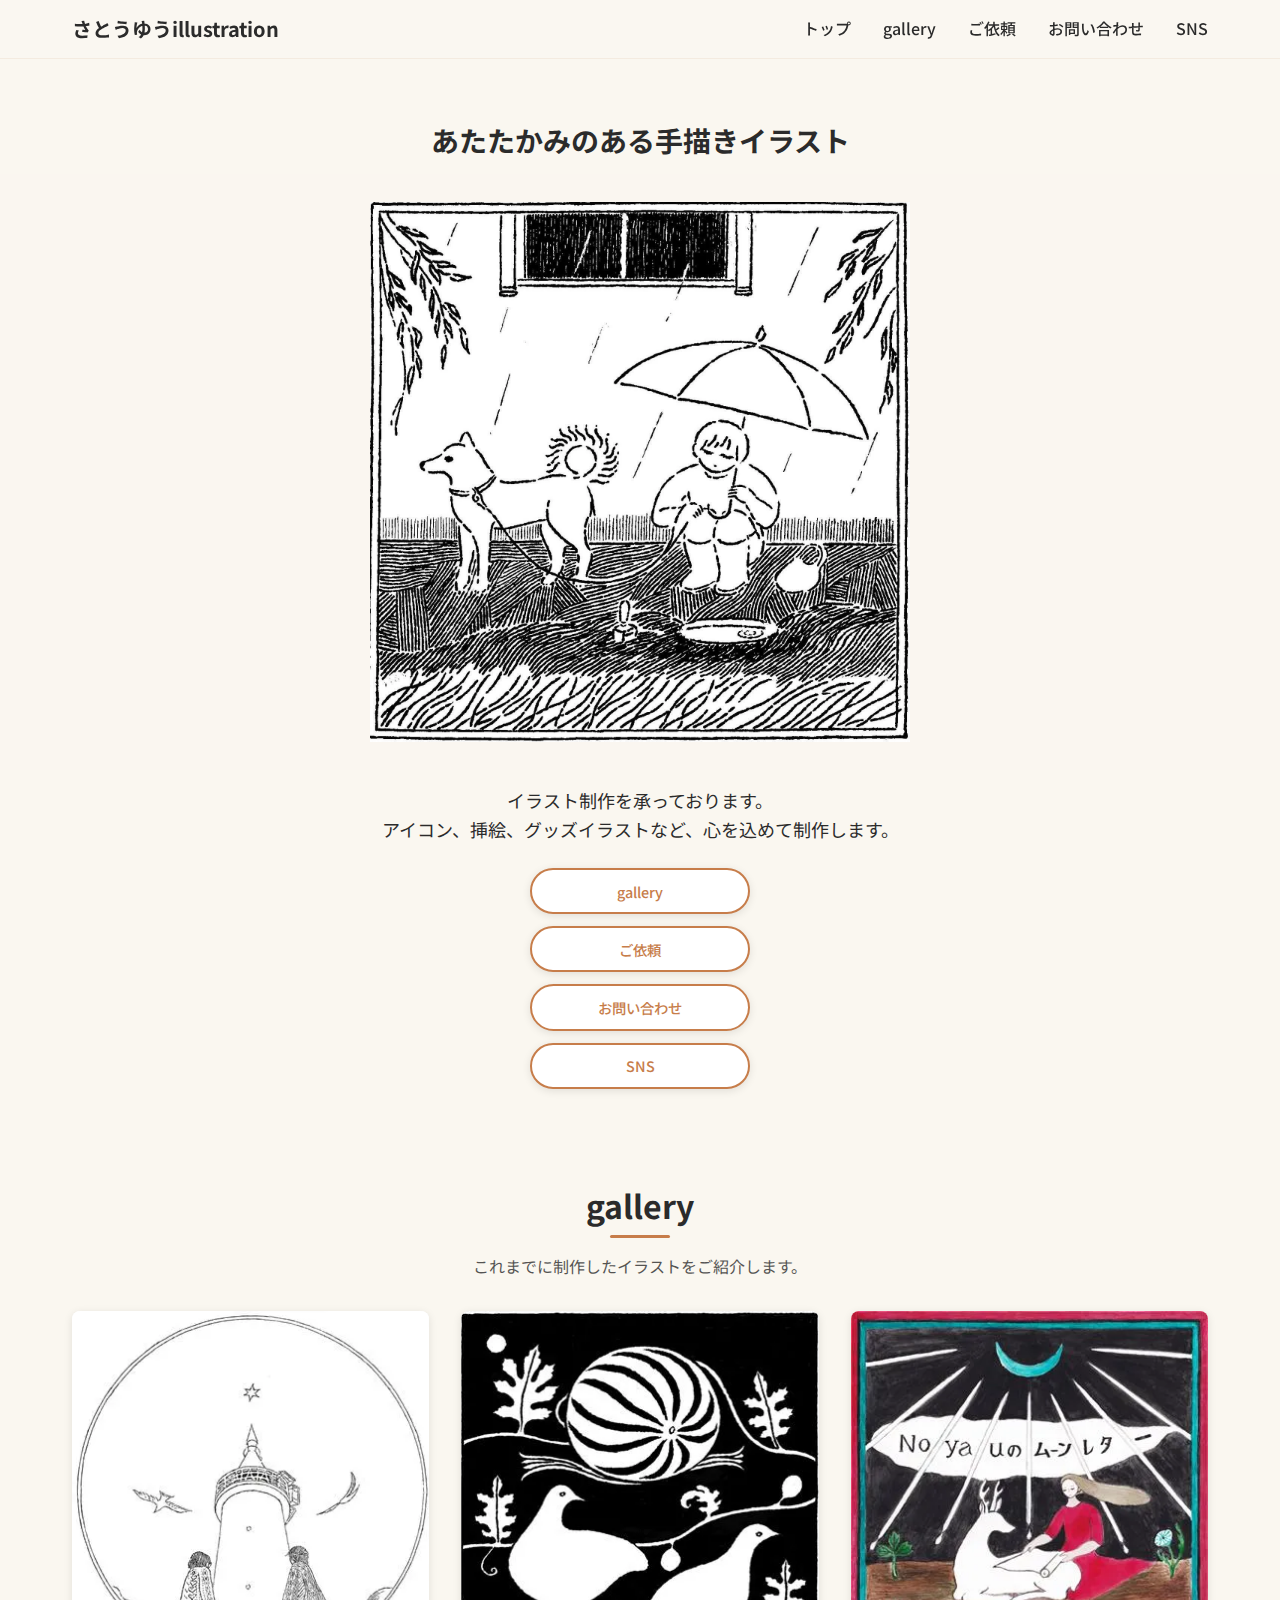
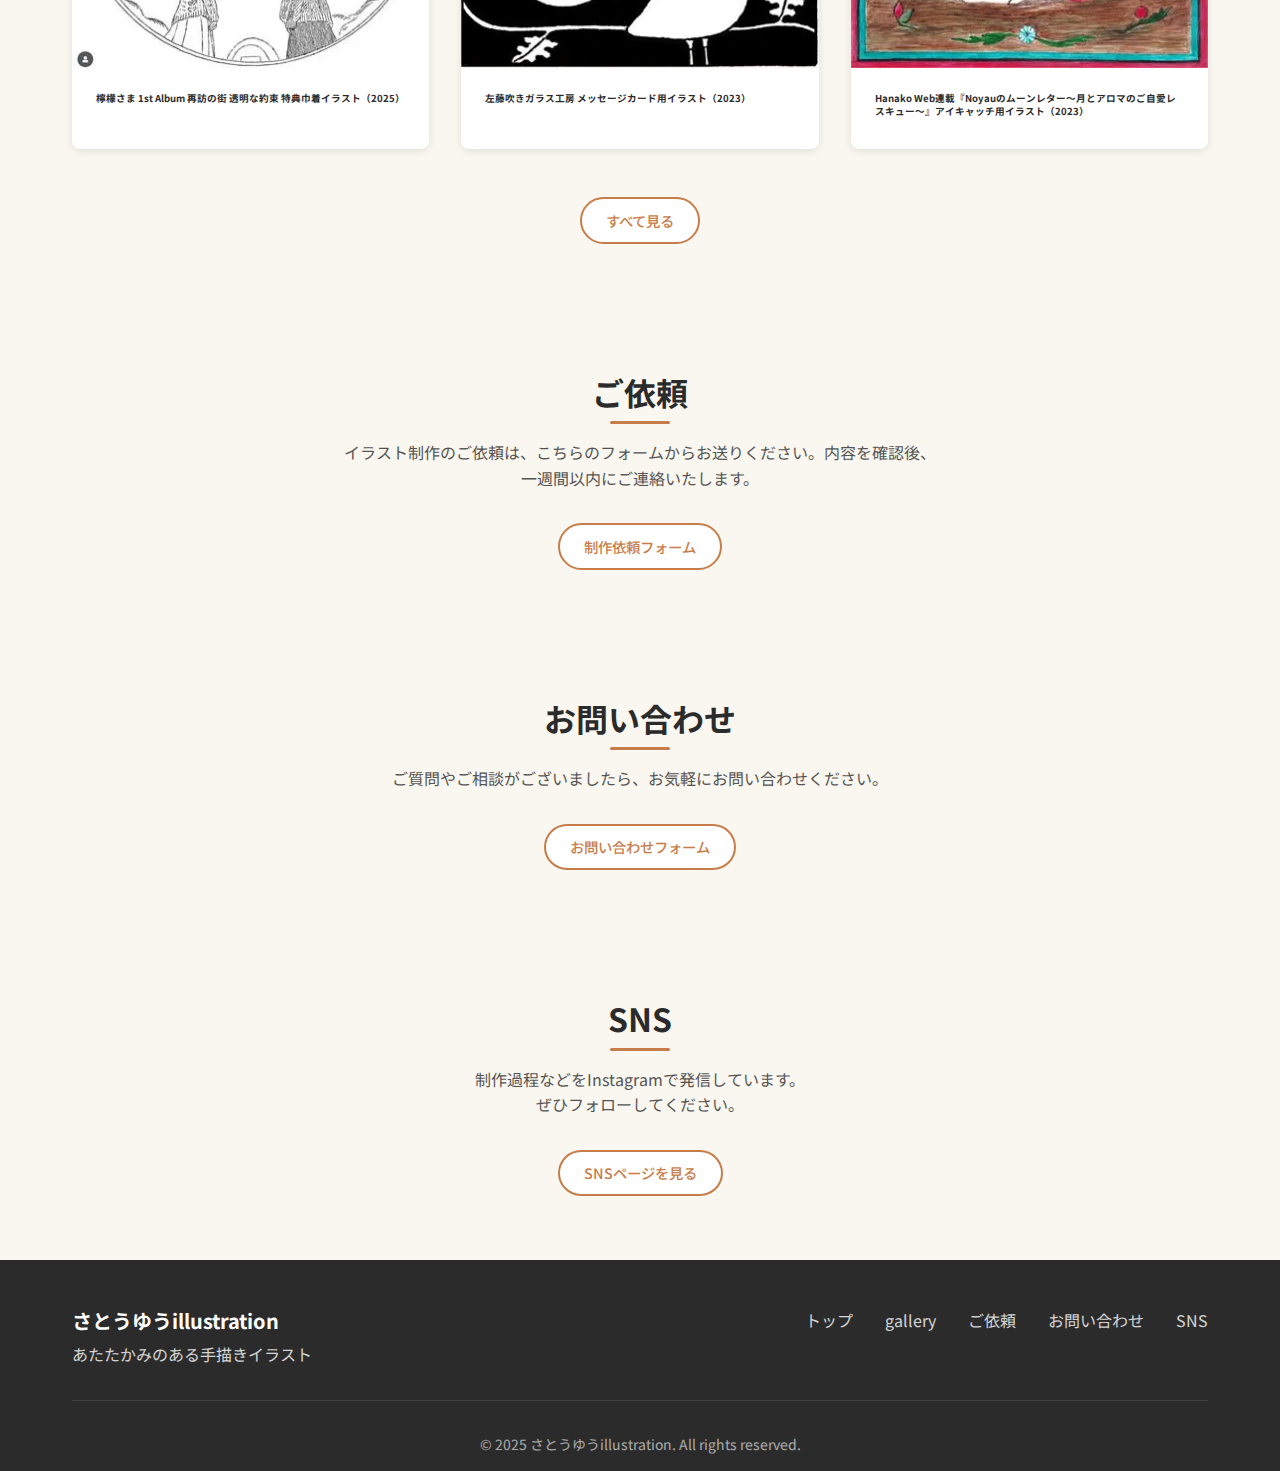
<file: index.html>
<!DOCTYPE html>
<html lang="ja">
<head>
    <meta charset="UTF-8">
    <meta name="viewport" content="width=device-width, initial-scale=1, viewport-fit=cover">
    <meta name="description" content="さとうゆうのイラストレーションポートフォリオサイト。イラスト制作を承っております。アイコン、挿絵、グッズイラストなど、あたたかみのある手描きイラストを制作します。">
    <title>さとうゆうillustration - あたたかみのある手描きイラスト</title>
    <link rel="icon" type="image/png" href="images/favicon/favicon-satouillustration.png">
    <link rel="canonical" href="https://satouillustration.com/">
    
    <!-- Preconnect for Google Fonts -->
    <link rel="preconnect" href="https://fonts.googleapis.com">
    <link rel="preconnect" href="https://fonts.gstatic.com" crossorigin>
    <link href="https://fonts.googleapis.com/css2?family=Noto+Sans+JP:wght@400;500;700&display=swap" rel="stylesheet">
    
    <!-- OGP -->
    <meta property="og:type" content="website">
    <meta property="og:title" content="さとうゆうillustration - あたたかみのある手描きイラスト">
    <meta property="og:description" content="あたたかみのある手描きイラストを制作します。アイコン、挿絵、グッズイラストなど、心を込めて制作します。">
    <meta property="og:url" content="https://satouillustration.com/">
    <meta property="og:image" content="https://satouillustration.com/images/ogp/ogp-satouillustration-1200x630.jpg">
    <meta property="og:site_name" content="さとうゆうillustration">
    
    <!-- Twitter Card -->
    <meta name="twitter:card" content="summary_large_image">
    <meta name="twitter:title" content="さとうゆうillustration - あたたかみのある手描きイラスト">
    <meta name="twitter:description" content="あたたかみのある手描きイラストを制作します。アイコン、挿絵、グッズイラストなど、心を込めて制作します。">
    <meta name="twitter:image" content="https://satouillustration.com/images/ogp/ogp-satouillustration-1200x630.jpg">
    
    <!-- Hero Image Preload -->
    <link rel="preload" as="image"
          href="images/hero/hero-bg.webp"
          type="image/webp">
    
    <link rel="stylesheet" href="assets/css/style.css">
    
    <!-- Structured Data -->
    <script type="application/ld+json">
    {
        "@context": "https://schema.org",
        "@type": "Person",
        "name": "さとうゆう",
        "jobTitle": "イラストレーター",
        "url": "https://satouillustration.com",
        "sameAs": [
            "https://instagram.com/satouillustration"
        ],
        "knowsAbout": ["イラスト制作", "アイコン制作", "挿絵", "グッズイラスト"],
        "offers": {
            "@type": "Service",
            "name": "イラスト制作",
            "description": "あたたかみのある手描きイラスト制作サービス"
        }
    }
    </script>
</head>
<body>
    <!-- Header -->
    <header class="header">
        <div class="container">
            <div class="header__content">
                <h1 class="header__logo">
                    <a href="#hero" class="header__logo-link">さとうゆうillustration</a>
                </h1>
                
                <!-- Desktop Navigation -->
                <nav class="header__nav" aria-label="メインナビゲーション">
                    <ul class="header__nav-list">
                        <li><a href="#hero" class="header__nav-link">トップ</a></li>
                        <li><a href="#works" class="header__nav-link">gallery</a></li>
                        <li><a href="#order" class="header__nav-link">ご依頼</a></li>
                        <li><a href="#contact" class="header__nav-link">お問い合わせ</a></li>
                        <li><a href="#sns" class="header__nav-link">SNS</a></li>
                    </ul>
                </nav>
                
                <!-- Mobile Hamburger Menu -->
                <button class="hamburger" aria-label="メニューを開く" aria-expanded="false" aria-controls="drawer">
                    <span class="hamburger__line"></span>
                    <span class="hamburger__line"></span>
                    <span class="hamburger__line"></span>
                </button>
            </div>
        </div>
        
        <!-- Mobile Drawer -->
        <nav class="drawer" id="drawer" aria-label="モバイルメニュー">
            <div class="drawer__overlay"></div>
            <div class="drawer__content">
                <div class="drawer__header">
                    <h2 class="drawer__title">メニュー</h2>
                    <button class="drawer__close" aria-label="メニューを閉じる">
                        <span class="sr-only">閉じる</span>
                        ×
                    </button>
                </div>
                <ul class="drawer__nav-list">
                    <li><a href="#hero" class="drawer__nav-link">トップ</a></li>
                    <li><a href="#works" class="drawer__nav-link">gallery</a></li>
                    <li><a href="#order" class="drawer__nav-link">ご依頼</a></li>
                    <li><a href="#contact" class="drawer__nav-link">お問い合わせ</a></li>
                    <li><a href="#sns" class="drawer__nav-link">SNS</a></li>
                </ul>
            </div>
        </nav>
    </header>

    <main>
        <!-- Top Title Section -->
        <section class="top-title">
            <div class="container">
                <h2 class="top-title__text">あたたかみのある手描きイラスト</h2>
            </div>
        </section>

        <!-- Hero Section -->
        <section id="hero" class="hero">
            <div class="hero__background">
                <picture>
                    <source type="image/webp" srcset="images/hero/hero-bg.webp">
                    <img src="images/hero/hero-bg.jpg" alt=""
                         class="hero__bg-image" width="1440" height="1440"
                         loading="eager" decoding="async">
                </picture>
            </div>
        </section>

        <!-- Hero Description Section -->
        <section class="hero-description">
            <div class="container">
                <p class="hero-description__text">
                    イラスト制作を承っております。<br>アイコン、挿絵、グッズイラストなど、心を込めて制作します。
                </p>
                <div class="mobile-nav-buttons">
                    <a href="#works" class="mobile-nav-btn">gallery</a>
                    <a href="#order" class="mobile-nav-btn">ご依頼</a>
                    <a href="#contact" class="mobile-nav-btn">お問い合わせ</a>
                    <a href="#sns" class="mobile-nav-btn">SNS</a>
                </div>
            </div>
        </section>

        <!-- Works Preview Section -->
        <section id="works" class="works-preview">
            <div class="container">
                <h2 class="section__title">gallery</h2>
                <p class="section__description">
                    これまでに制作したイラストをご紹介します。
                </p>
                
                <div class="works-grid">
                    <!-- Work Item 1 -->
                    <article class="work-card">
                        <a href="works/index.html#work-1" class="work-card__link">
                            <picture>
                                <source type="image/webp" srcset="images/works/work-01-360.webp 360w" sizes="360px">
                                <source type="image/jpeg" srcset="images/works/work-01-360.jpg 360w" sizes="360px">
                                <img src="images/works/work-01-360.jpg" alt="檸檬さま 1st Album 再訪の街 透明な約束 特典巾着イラスト" 
                                     class="work-card__image" width="360" height="360" loading="lazy" decoding="async">
                            </picture>
                            <div class="work-card__content">
                                <h3 class="work-card__title">檸檬さま 1st Album 再訪の街 透明な約束 特典巾着イラスト（2025）</h3>
                            </div>
                        </a>
                    </article>

                    <!-- Work Item 2 -->
                    <article class="work-card">
                        <a href="works/index.html#work-2" class="work-card__link">
                            <picture>
                                <source type="image/webp" srcset="images/works/work-02-360.webp 360w" sizes="360px">
                                <source type="image/jpeg" srcset="images/works/work-02-360.jpg 360w" sizes="360px">
                                <img src="images/works/work-02-360.jpg" alt="左藤吹きガラス工房 メッセージカード用イラスト" 
                                     class="work-card__image" width="360" height="360" loading="lazy" decoding="async">
                            </picture>
                            <div class="work-card__content">
                                <h3 class="work-card__title">左藤吹きガラス工房 メッセージカード用イラスト（2023）</h3>
                            </div>
                        </a>
                    </article>

                    <!-- Work Item 3 -->
                    <article class="work-card">
                        <a href="works/index.html#work-3" class="work-card__link">
                            <picture>
                                <source type="image/webp" srcset="images/works/work-03-360.webp 360w" sizes="360px">
                                <source type="image/jpeg" srcset="images/works/work-03-360.jpg 360w" sizes="360px">
                                <img src="images/works/work-03-360.jpg" alt="Hanako Web連載『Noyauのムーンレター〜月とアロマのご自愛レスキュー〜』アイキャッチ用イラスト" 
                                     class="work-card__image" width="360" height="360" loading="lazy" decoding="async">
                            </picture>
                            <div class="work-card__content">
                                <h3 class="work-card__title">Hanako Web連載『Noyauのムーンレター〜月とアロマのご自愛レスキュー〜』アイキャッチ用イラスト（2023）</h3>
                            </div>
                        </a>
                    </article>
                </div>
                
                <div class="works-preview__more">
                    <a href="works/index.html" class="btn btn--outline">すべて見る</a>
                </div>
            </div>
        </section>

        <!-- Order Section -->
        <section id="order" class="order">
            <div class="container">
                <h2 class="section__title">ご依頼</h2>
                <p class="section__description">
                    イラスト制作のご依頼は、こちらのフォームからお送りください。内容を確認後、一週間以内にご連絡いたします。
                </p>
                <div class="order__buttons">
                    <a href="order/index.html" class="btn btn--primary">制作依頼フォーム</a>
                </div>
            </div>
        </section>

        <!-- Contact Section -->
        <section id="contact" class="contact">
            <div class="container">
                <h2 class="section__title">お問い合わせ</h2>
                <p class="section__description">
                    ご質問やご相談がございましたら、お気軽にお問い合わせください。
                </p>
                <div class="contact__buttons">
                    <a href="contact/index.html" class="btn btn--primary">お問い合わせフォーム</a>
                </div>
            </div>
        </section>

        <!-- SNS Section -->
        <section id="sns" class="sns">
            <div class="container">
                <h2 class="section__title">SNS</h2>
                <p class="section__description">
                    制作過程などをInstagramで発信しています。<br>ぜひフォローしてください。
                </p>

                <div class="sns__more">
                    <a href="links/index.html" class="btn btn--outline">SNSページを見る</a>
                </div>
            </div>
        </section>
    </main>

    <!-- Footer -->
    <footer class="footer">
        <div class="container">
            <div class="footer__content">
                <div class="footer__brand">
                    <h3 class="footer__title">さとうゆうillustration</h3>
                    <p class="footer__description">あたたかみのある手描きイラスト</p>
                </div>
                
                <nav class="footer__nav" aria-label="フッターナビゲーション">
                    <ul class="footer__nav-list">
                        <li><a href="#hero" class="footer__nav-link">トップ</a></li>
                        <li><a href="#works" class="footer__nav-link">gallery</a></li>
                        <li><a href="#order" class="footer__nav-link">ご依頼</a></li>
                        <li><a href="#contact" class="footer__nav-link">お問い合わせ</a></li>
                        <li><a href="#sns" class="footer__nav-link">SNS</a></li>
                    </ul>
                </nav>
            </div>
            
            <div class="footer__bottom">
                <p class="footer__copyright">&copy; 2025 さとうゆうillustration. All rights reserved.</p>
            </div>
        </div>
    </footer>

    <script src="assets/js/main.js"></script>
</body>
</html>
</file>
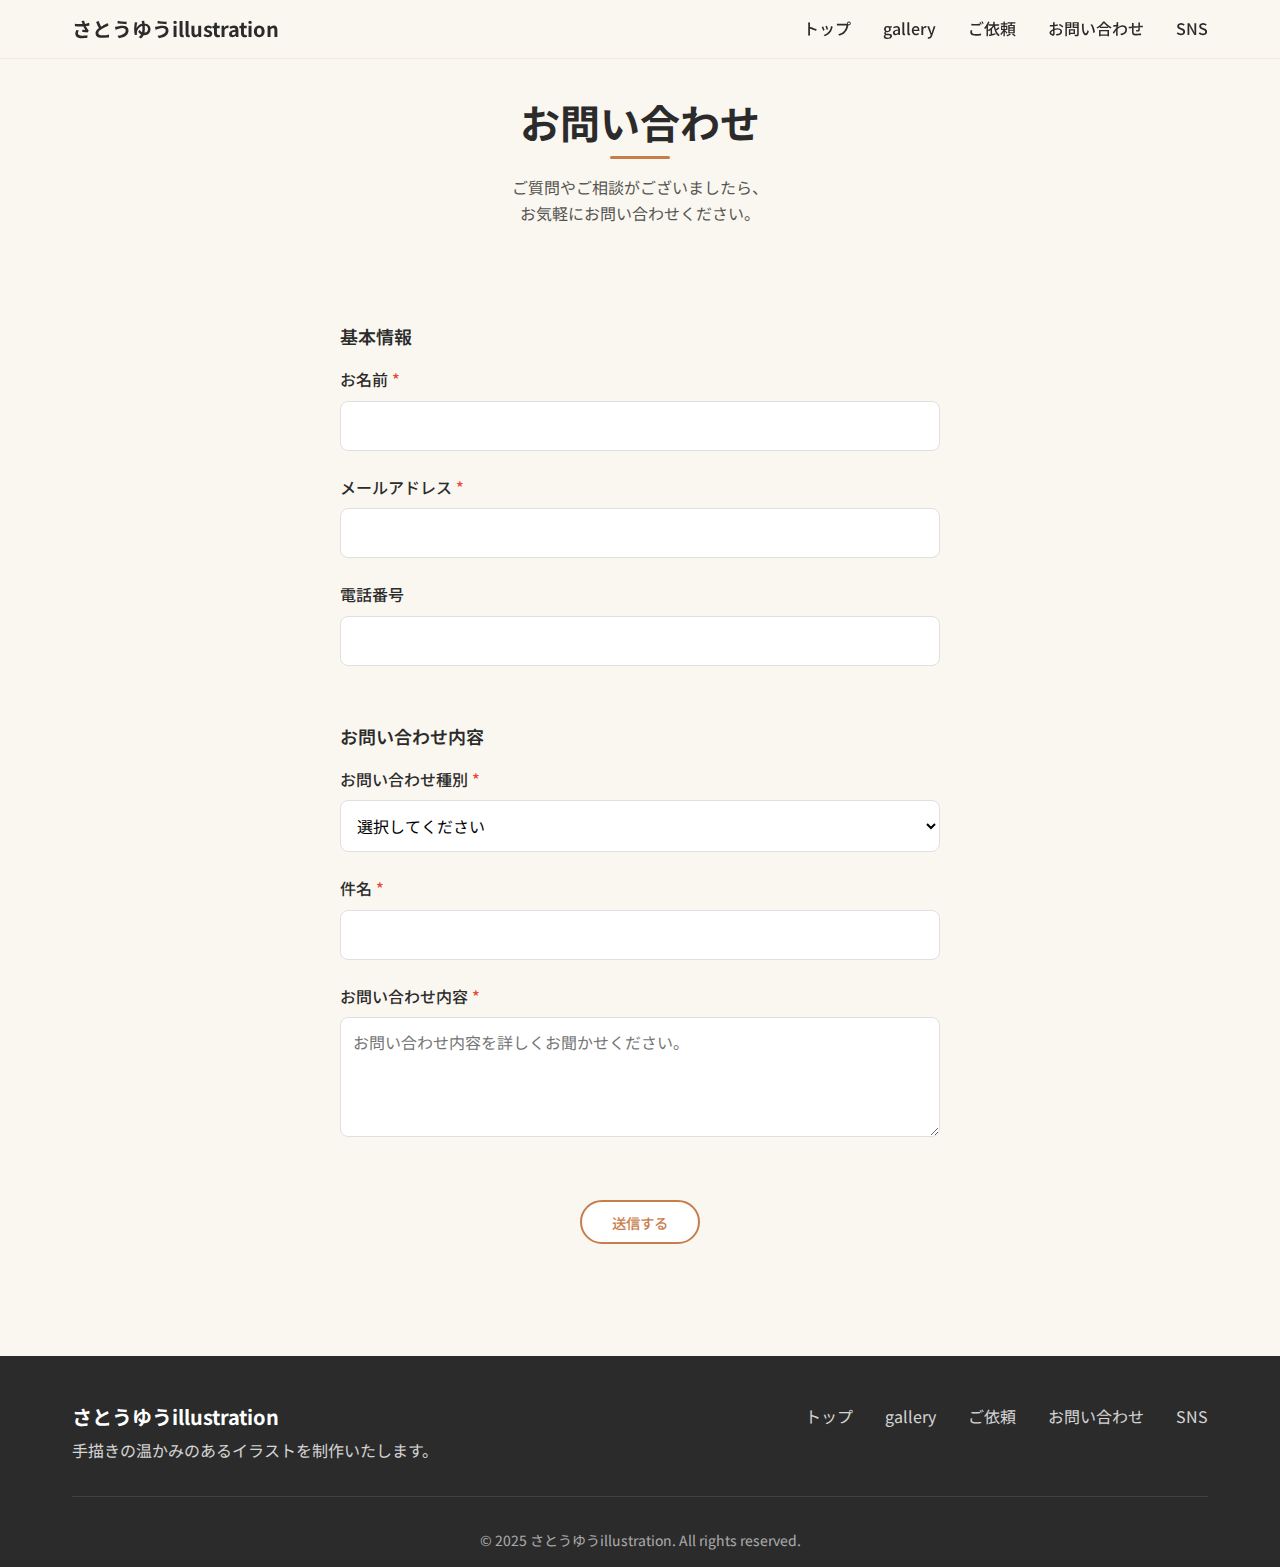
<file: contact/index.html>
<!DOCTYPE html>
<html lang="ja">
<head>
    <meta charset="UTF-8">
    <meta name="viewport" content="width=device-width, initial-scale=1, viewport-fit=cover">
    <meta name="description" content="さとうゆうへのお問い合わせフォーム。イラスト制作に関するご質問やご相談がございましたら、お気軽にお問い合わせください。">
    <title>お問い合わせ - さとうゆうillustration</title>
    <link rel="icon" type="image/png" href="../images/favicon/favicon-satouillustration.png">
    <link rel="canonical" href="https://satouillustration.com/contact/">
    
    <!-- Preconnect for Google Fonts -->
    <link rel="preconnect" href="https://fonts.googleapis.com">
    <link rel="preconnect" href="https://fonts.gstatic.com" crossorigin>
    <link href="https://fonts.googleapis.com/css2?family=Noto+Sans+JP:wght@400;500;700&display=swap" rel="stylesheet">
    
    <!-- OGP -->
    <meta property="og:type" content="website">
    <meta property="og:title" content="お問い合わせ - さとうゆうillustration">
    <meta property="og:description" content="イラスト制作に関するご質問やご相談がございましたら、お気軽にお問い合わせください。">
    <meta property="og:url" content="https://satouillustration.com/contact/">
    <meta property="og:image" content="https://satouillustration.com/images/ogp/ogp-satouillustration.jpg">
    <meta property="og:site_name" content="さとうゆうillustration">
    
    <!-- Twitter Card -->
    <meta name="twitter:card" content="summary_large_image">
    <meta name="twitter:title" content="お問い合わせ - さとうゆうillustration">
    <meta name="twitter:description" content="イラスト制作に関するご質問やご相談がございましたら、お気軽にお問い合わせください。">
    <meta name="twitter:image" content="https://satouillustration.com/images/ogp/ogp-satouillustration.jpg">
    
    <link rel="stylesheet" href="../assets/css/style.css">
    
    <!-- Structured Data -->
    <script type="application/ld+json">
    {
        "@context": "https://schema.org",
        "@type": "ContactPage",
        "name": "お問い合わせ",
        "description": "さとうゆうillustrationへのお問い合わせページ",
        "url": "https://satouillustration.com/contact/"
    }
    </script>
</head>
<body>
    <!-- Header -->
    <header class="header">
        <div class="container">
            <div class="header__content">
                <h1 class="header__logo">
                    <a href="../index.html" class="header__logo-link">さとうゆうillustration</a>
                </h1>
                
                <!-- Desktop Navigation -->
                <nav class="header__nav" aria-label="メインナビゲーション">
                    <ul class="header__nav-list">
                        <li><a href="../index.html" class="header__nav-link">トップ</a></li>
                        <li><a href="../works/index.html" class="header__nav-link">gallery</a></li>
                        <li><a href="../order/index.html" class="header__nav-link">ご依頼</a></li>
                        <li><a href="index.html" class="header__nav-link" aria-current="page">お問い合わせ</a></li>
                        <li><a href="../links/index.html" class="header__nav-link">SNS</a></li>
                    </ul>
                </nav>
                
                <!-- Mobile Hamburger Menu -->
                <button class="hamburger" aria-label="メニューを開く" aria-expanded="false" aria-controls="drawer">
                    <span class="hamburger__line"></span>
                    <span class="hamburger__line"></span>
                    <span class="hamburger__line"></span>
                </button>
            </div>
        </div>
        
        <!-- Mobile Drawer -->
        <nav class="drawer" id="drawer" aria-label="モバイルメニュー">
            <div class="drawer__overlay"></div>
            <div class="drawer__content">
                <div class="drawer__header">
                    <h2 class="drawer__title">メニュー</h2>
                    <button class="drawer__close" aria-label="メニューを閉じる">
                        <span class="sr-only">閉じる</span>
                        ×
                    </button>
                </div>
                <ul class="drawer__nav-list">
                    <li><a href="../index.html" class="drawer__nav-link">トップ</a></li>
                    <li><a href="../works/index.html" class="drawer__nav-link">gallery</a></li>
                    <li><a href="../order/index.html" class="drawer__nav-link">ご依頼</a></li>
                    <li><a href="index.html" class="drawer__nav-link" aria-current="page">お問い合わせ</a></li>
                    <li><a href="../links/index.html" class="drawer__nav-link">SNS</a></li>
                </ul>
            </div>
        </nav>
    </header>

    <main>
        <!-- Contact Header -->
        <section class="contact-header">
            <div class="container">
                <h1 class="section__title section__title--large">お問い合わせ</h1>
                <p class="section__description" style="text-align: center;">
                    ご質問やご相談がございましたら、<br>
                    お気軽にお問い合わせください。
                </p>
            </div>
        </section>

        <!-- Contact Form -->
        <section class="contact-form">
            <div class="container">
                <form class="form" data-validate method="post" action="send.php">
                    <!-- Basic Information -->
                    <fieldset class="form-fieldset">
                        <legend class="form-legend">基本情報</legend>
                        
                        <div class="form-group">
                            <label for="name" class="form-label form-label--required">お名前</label>
                            <input type="text" id="name" name="name" class="form-input" required autocomplete="name">
                            <div class="form-error" role="alert"></div>
                        </div>

                        <div class="form-group">
                            <label for="email" class="form-label form-label--required">メールアドレス</label>
                            <input type="email" id="email" name="email" class="form-input" required 
                                   autocomplete="email" inputmode="email" autocapitalize="off" autocorrect="off">
                            <div class="form-error" role="alert"></div>
                        </div>

                        <div class="form-group">
                            <label for="phone" class="form-label">電話番号</label>
                            <input type="tel" id="phone" name="phone" class="form-input" 
                                   autocomplete="tel" inputmode="tel">
                            <div class="form-error" role="alert"></div>
                        </div>
                    </fieldset>

                    <!-- Inquiry Information -->
                    <fieldset class="form-fieldset">
                        <legend class="form-legend">お問い合わせ内容</legend>
                        
                        <div class="form-group">
                            <label for="inquiry-type" class="form-label form-label--required">お問い合わせ種別</label>
                            <select id="inquiry-type" name="inquiry-type" class="form-select" required>
                                <option value="">選択してください</option>
                                <option value="general">一般的なご質問</option>
                                <option value="quote">お見積もりについて</option>
                                <option value="process">制作プロセスについて</option>
                                <option value="schedule">スケジュールについて</option>
                                <option value="portfolio">実績・ポートフォリオについて</option>
                                <option value="other">その他</option>
                            </select>
                            <div class="form-error" role="alert"></div>
                        </div>

                        <div class="form-group">
                            <label for="subject" class="form-label form-label--required">件名</label>
                            <input type="text" id="subject" name="subject" class="form-input" required>
                            <div class="form-error" role="alert"></div>
                        </div>

                        <div class="form-group">
                            <label for="message" class="form-label form-label--required">お問い合わせ内容</label>
                            <textarea id="message" name="message" class="form-textarea" 
                                      required placeholder="お問い合わせ内容を詳しくお聞かせください。"></textarea>
                            <div class="form-error" role="alert"></div>
                        </div>
                    </fieldset>

                    <div class="form-submit">
                        <button type="submit" class="btn btn--primary">送信する</button>
                    </div>
                </form>
            </div>
        </section>
    </main>

    <!-- Footer -->
    <footer class="footer">
        <div class="container">
            <div class="footer__content">
                <div class="footer__brand">
                    <h3 class="footer__title">さとうゆうillustration</h3>
                    <p class="footer__description">手描きの温かみのあるイラストを制作いたします。</p>
                </div>
                
                <nav class="footer__nav" aria-label="フッターナビゲーション">
                    <ul class="footer__nav-list">
                        <li><a href="../index.html" class="footer__nav-link">トップ</a></li>
                        <li><a href="../works/index.html" class="footer__nav-link">gallery</a></li>
                        <li><a href="../order/index.html" class="footer__nav-link">ご依頼</a></li>
                        <li><a href="index.html" class="footer__nav-link">お問い合わせ</a></li>
                        <li><a href="../links/index.html" class="footer__nav-link">SNS</a></li>
                    </ul>
                </nav>
            </div>
            
            <div class="footer__bottom">
                <p class="footer__copyright">&copy; 2025 さとうゆうillustration. All rights reserved.</p>
            </div>
        </div>
    </footer>

    <script src="../assets/js/main.js"></script>
    <script src="../assets/js/form-validation.js"></script>
</body>
</html>
</file>
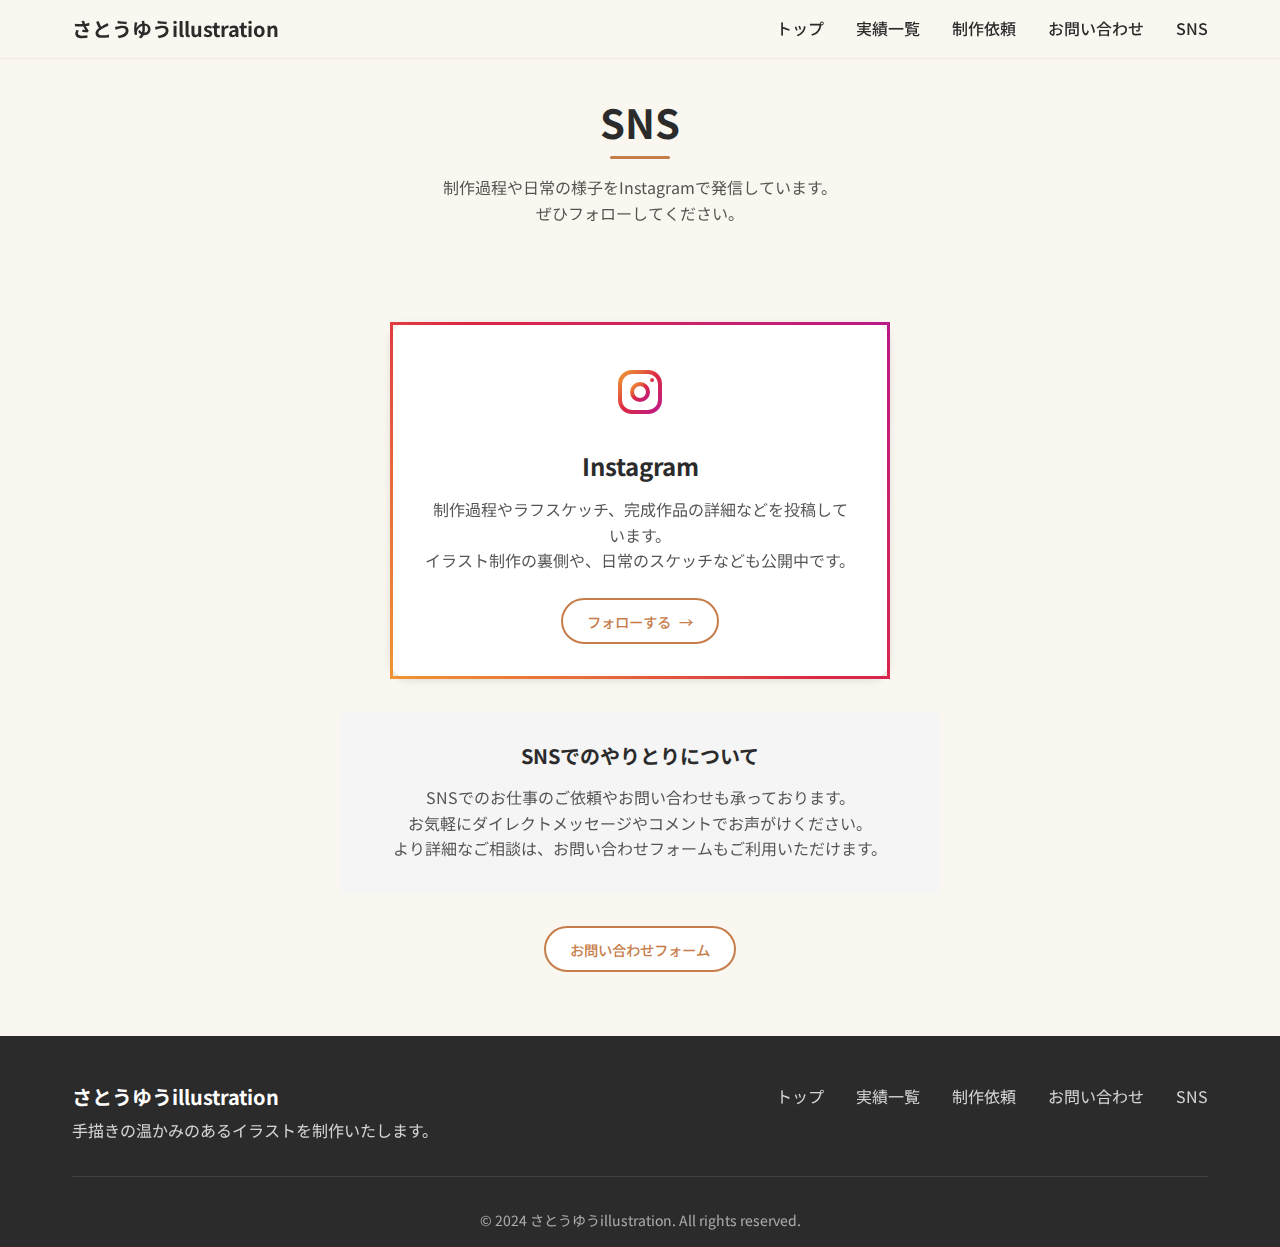
<file: links/index.html>
<!DOCTYPE html>
<html lang="ja">
<head>
    <meta charset="UTF-8">
    <meta name="viewport" content="width=device-width, initial-scale=1, viewport-fit=cover">
    <meta name="description" content="さとうゆうのSNSリンク集。Instagramで制作過程や日常の様子を発信しています。ぜひフォローしてください。">
    <title>SNS - さとうゆうillustration</title>
    <link rel="canonical" href="https://satouillustration.com/links/">
    
    <!-- Preconnect for Google Fonts -->
    <link rel="preconnect" href="https://fonts.googleapis.com">
    <link rel="preconnect" href="https://fonts.gstatic.com" crossorigin>
    <link href="https://fonts.googleapis.com/css2?family=Noto+Sans+JP:wght@400;500;700&display=swap" rel="stylesheet">
    
    <!-- OGP -->
    <meta property="og:type" content="website">
    <meta property="og:title" content="SNS - さとうゆうillustration">
    <meta property="og:description" content="Instagramで制作過程や日常の様子を発信しています。ぜひフォローしてください。">
    <meta property="og:url" content="https://satouillustration.com/links/">
    <meta property="og:image" content="https://satouillustration.com/images/ogp-links.jpg">
    <meta property="og:site_name" content="さとうゆうillustration">
    
    <!-- Twitter Card -->
    <meta name="twitter:card" content="summary_large_image">
    <meta name="twitter:title" content="SNS - さとうゆうillustration">
    <meta name="twitter:description" content="Instagramで制作過程や日常の様子を発信しています。ぜひフォローしてください。">
    <meta name="twitter:image" content="https://satouillustration.com/images/ogp-links.jpg">
    
    <link rel="stylesheet" href="../assets/css/style.css">
    
    <!-- Structured Data -->
    <script type="application/ld+json">
    {
        "@context": "https://schema.org",
        "@type": "ProfilePage",
        "name": "さとうゆうillustration SNS",
        "description": "さとうゆうのSNSプロフィールページ",
        "url": "https://satouillustration.com/links/",
        "mainEntity": {
            "@type": "Person",
            "name": "さとうゆう",
            "sameAs": [
                "https://instagram.com/satouillustration"
            ]
        }
    }
    </script>
</head>
<body>
    <!-- Header -->
    <header class="header">
        <div class="container">
            <div class="header__content">
                <h1 class="header__logo">
                    <a href="../index.html" class="header__logo-link">さとうゆうillustration</a>
                </h1>
                
                <!-- Desktop Navigation -->
                <nav class="header__nav" aria-label="メインナビゲーション">
                    <ul class="header__nav-list">
                        <li><a href="../index.html" class="header__nav-link">トップ</a></li>
                        <li><a href="../works/index.html" class="header__nav-link">実績一覧</a></li>
                        <li><a href="../order/index.html" class="header__nav-link">制作依頼</a></li>
                        <li><a href="../contact/index.html" class="header__nav-link">お問い合わせ</a></li>
                        <li><a href="index.html" class="header__nav-link" aria-current="page">SNS</a></li>
                    </ul>
                </nav>
                
                <!-- Mobile Hamburger Menu -->
                <button class="hamburger" aria-label="メニューを開く" aria-expanded="false" aria-controls="drawer">
                    <span class="hamburger__line"></span>
                    <span class="hamburger__line"></span>
                    <span class="hamburger__line"></span>
                </button>
            </div>
        </div>
        
        <!-- Mobile Drawer -->
        <nav class="drawer" id="drawer" aria-label="モバイルメニュー">
            <div class="drawer__overlay"></div>
            <div class="drawer__content">
                <div class="drawer__header">
                    <h2 class="drawer__title">メニュー</h2>
                    <button class="drawer__close" aria-label="メニューを閉じる">
                        <span class="sr-only">閉じる</span>
                        ×
                    </button>
                </div>
                <ul class="drawer__nav-list">
                    <li><a href="../index.html" class="drawer__nav-link">トップ</a></li>
                    <li><a href="../works/index.html" class="drawer__nav-link">実績一覧</a></li>
                    <li><a href="../order/index.html" class="drawer__nav-link">制作依頼</a></li>
                    <li><a href="../contact/index.html" class="drawer__nav-link">お問い合わせ</a></li>
                    <li><a href="index.html" class="drawer__nav-link" aria-current="page">SNS</a></li>
                </ul>
            </div>
        </nav>
    </header>

    <main>
        <!-- Links Header -->
        <section class="links-header">
            <div class="container">
                <h1 class="section__title section__title--large">SNS</h1>
                <p class="section__description" style="text-align: center;">
                    制作過程や日常の様子をInstagramで発信しています。<br>
                    ぜひフォローしてください。
                </p>
            </div>
        </section>

        <!-- Links Content -->
        <section class="links-content">
            <div class="container">
                <!-- Instagram Card -->
                <div class="sns-card">
                    <div class="sns-card__icon">
                        <svg width="48" height="48" viewBox="0 0 24 24" fill="none" xmlns="http://www.w3.org/2000/svg">
                            <rect x="2" y="2" width="20" height="20" rx="6" ry="6" stroke="url(#instagram-gradient)" stroke-width="2" fill="none"/>
                            <circle cx="12" cy="12" r="4" stroke="url(#instagram-gradient)" stroke-width="2" fill="none"/>
                            <circle cx="18" cy="6" r="1" fill="url(#instagram-gradient)"/>
                            <defs>
                                <linearGradient id="instagram-gradient" x1="0%" y1="0%" x2="100%" y2="100%">
                                    <stop offset="0%" style="stop-color:#f09433"/>
                                    <stop offset="25%" style="stop-color:#e6683c"/>
                                    <stop offset="50%" style="stop-color:#dc2743"/>
                                    <stop offset="75%" style="stop-color:#cc2366"/>
                                    <stop offset="100%" style="stop-color:#bc1888"/>
                                </linearGradient>
                            </defs>
                        </svg>
                    </div>
                    <h2 class="sns-card__title">Instagram</h2>
                    <p class="sns-card__description">
                        制作過程やラフスケッチ、完成作品の詳細などを投稿しています。<br>
                        イラスト制作の裏側や、日常のスケッチなども公開中です。
                    </p>
                    <a href="https://instagram.com/satouillustration" class="sns-card__link" target="_blank" rel="noopener noreferrer">
                        <span>フォローする</span>
                        <span>→</span>
                    </a>
                </div>

                <!-- SNS About Section -->
                <div class="sns-about">
                    <h3 class="sns-about__title">SNSでのやりとりについて</h3>
                    <p class="sns-about__description">
                        SNSでのお仕事のご依頼やお問い合わせも承っております。<br>
                        お気軽にダイレクトメッセージやコメントでお声がけください。<br>
                        より詳細なご相談は、お問い合わせフォームもご利用いただけます。
                    </p>
                </div>

                <!-- Contact Link -->
                <div style="text-align: center; margin-top: 2rem;">
                    <a href="../contact/index.html" class="btn btn--outline">お問い合わせフォーム</a>
                </div>
            </div>
        </section>
    </main>

    <!-- Footer -->
    <footer class="footer">
        <div class="container">
            <div class="footer__content">
                <div class="footer__brand">
                    <h3 class="footer__title">さとうゆうillustration</h3>
                    <p class="footer__description">手描きの温かみのあるイラストを制作いたします。</p>
                </div>
                
                <nav class="footer__nav" aria-label="フッターナビゲーション">
                    <ul class="footer__nav-list">
                        <li><a href="../index.html" class="footer__nav-link">トップ</a></li>
                        <li><a href="../works/index.html" class="footer__nav-link">実績一覧</a></li>
                        <li><a href="../order/index.html" class="footer__nav-link">制作依頼</a></li>
                        <li><a href="../contact/index.html" class="footer__nav-link">お問い合わせ</a></li>
                        <li><a href="index.html" class="footer__nav-link">SNS</a></li>
                    </ul>
                </nav>
            </div>
            
            <div class="footer__bottom">
                <p class="footer__copyright">&copy; 2024 さとうゆうillustration. All rights reserved.</p>
            </div>
        </div>
    </footer>

    <script src="../assets/js/main.js"></script>
</body>
</html>
</file>
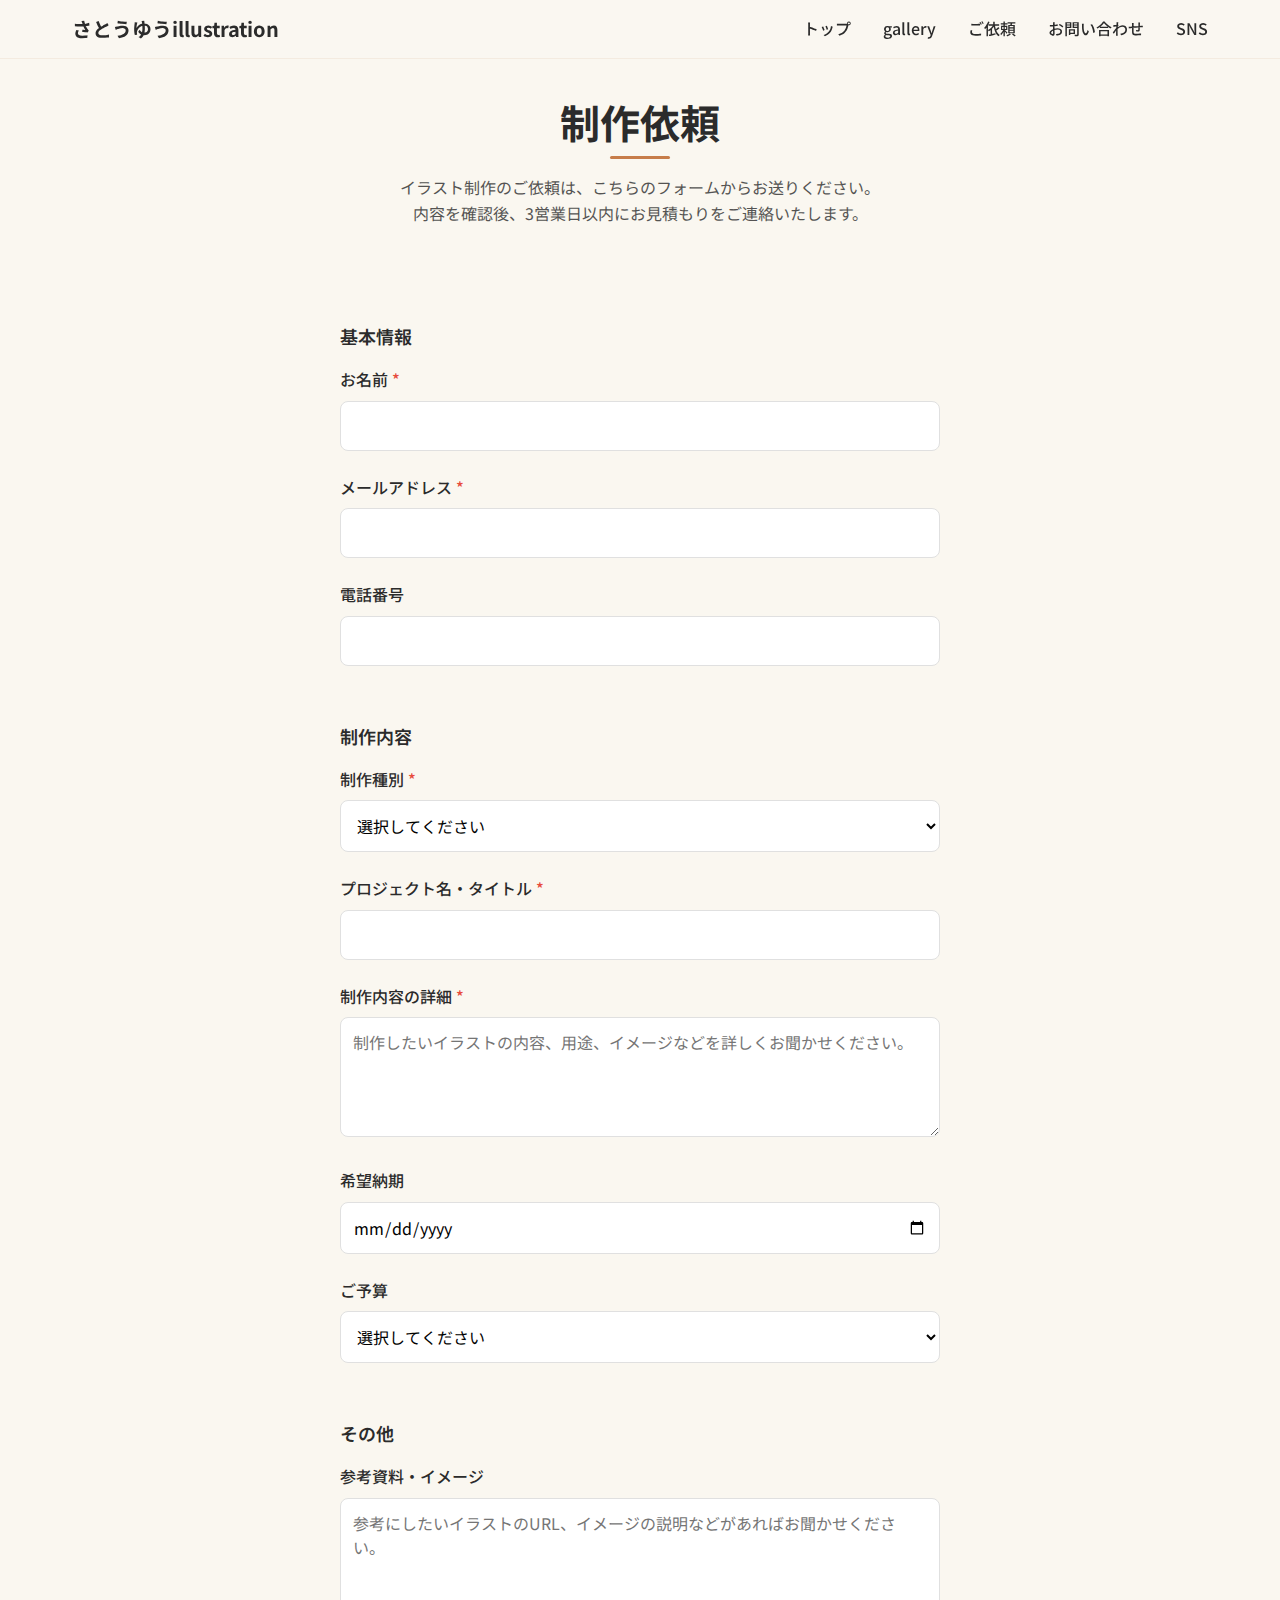
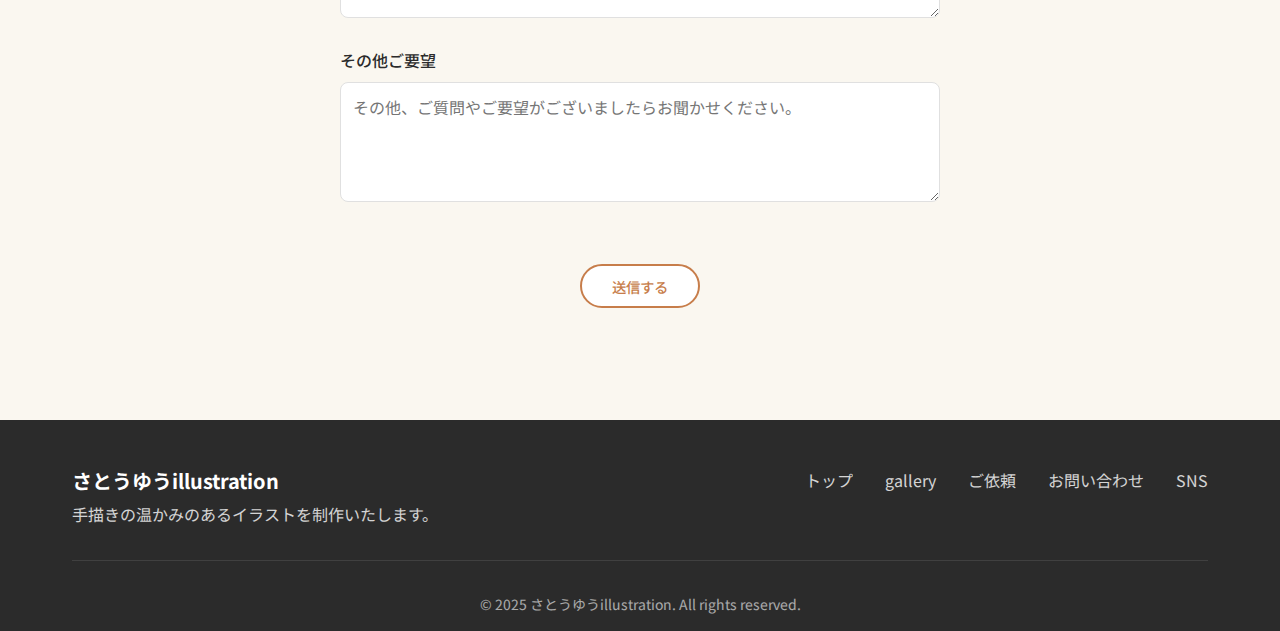
<file: order/index.html>
<!DOCTYPE html>
<html lang="ja">
<head>
    <meta charset="UTF-8">
    <meta name="viewport" content="width=device-width, initial-scale=1, viewport-fit=cover">
    <meta name="description" content="さとうゆうへのイラスト制作依頼フォーム。アイコン、CD付録、看板など、あなたのプロジェクトに最適な手描きイラストを制作いたします。">
    <title>制作依頼フォーム - さとうゆうillustration</title>
    <link rel="icon" type="image/png" href="../images/favicon/favicon-satouillustration.png">
    <link rel="canonical" href="https://satouillustration.com/order/">
    
    <!-- Preconnect for Google Fonts -->
    <link rel="preconnect" href="https://fonts.googleapis.com">
    <link rel="preconnect" href="https://fonts.gstatic.com" crossorigin>
    <link href="https://fonts.googleapis.com/css2?family=Noto+Sans+JP:wght@400;500;700&display=swap" rel="stylesheet">
    
    <!-- OGP -->
    <meta property="og:type" content="website">
    <meta property="og:title" content="制作依頼フォーム - さとうゆうillustration">
    <meta property="og:description" content="アイコン、CD付録、看板など、あなたのプロジェクトに最適な手描きイラストを制作いたします。">
    <meta property="og:url" content="https://satouillustration.com/order/">
    <meta property="og:image" content="https://satouillustration.com/images/ogp/ogp-satouillustration.jpg">
    <meta property="og:site_name" content="さとうゆうillustration">
    
    <!-- Twitter Card -->
    <meta name="twitter:card" content="summary_large_image">
    <meta name="twitter:title" content="制作依頼フォーム - さとうゆうillustration">
    <meta name="twitter:description" content="アイコン、CD付録、看板など、あなたのプロジェクトに最適な手描きイラストを制作いたします。">
    <meta name="twitter:image" content="https://satouillustration.com/images/ogp/ogp-satouillustration.jpg">
    
    <link rel="stylesheet" href="../assets/css/style.css">
    
    <!-- Structured Data -->
    <script type="application/ld+json">
    {
        "@context": "https://schema.org",
        "@type": "FAQPage",
        "mainEntity": [
            {
                "@type": "Question",
                "name": "制作期間はどのくらいですか？",
                "acceptedAnswer": {
                    "@type": "Answer",
                    "text": "内容により異なりますが、通常2週間〜1ヶ月程度です。お急ぎの場合はご相談ください。"
                }
            },
            {
                "@type": "Question",
                "name": "修正は何回まで可能ですか？",
                "acceptedAnswer": {
                    "@type": "Answer",
                    "text": "ラフ段階で2回、仕上げ段階で1回まで修正可能です。"
                }
            }
        ]
    }
    </script>
</head>
<body>
    <!-- Header -->
    <header class="header">
        <div class="container">
            <div class="header__content">
                <h1 class="header__logo">
                    <a href="../index.html" class="header__logo-link">さとうゆうillustration</a>
                </h1>
                
                <!-- Desktop Navigation -->
                <nav class="header__nav" aria-label="メインナビゲーション">
                    <ul class="header__nav-list">
                        <li><a href="../index.html" class="header__nav-link">トップ</a></li>
                        <li><a href="../works/index.html" class="header__nav-link">gallery</a></li>
                        <li><a href="index.html" class="header__nav-link" aria-current="page">ご依頼</a></li>
                        <li><a href="../contact/index.html" class="header__nav-link">お問い合わせ</a></li>
                        <li><a href="../links/index.html" class="header__nav-link">SNS</a></li>
                    </ul>
                </nav>
                
                <!-- Mobile Hamburger Menu -->
                <button class="hamburger" aria-label="メニューを開く" aria-expanded="false" aria-controls="drawer">
                    <span class="hamburger__line"></span>
                    <span class="hamburger__line"></span>
                    <span class="hamburger__line"></span>
                </button>
            </div>
        </div>
        
        <!-- Mobile Drawer -->
        <nav class="drawer" id="drawer" aria-label="モバイルメニュー">
            <div class="drawer__overlay"></div>
            <div class="drawer__content">
                <div class="drawer__header">
                    <h2 class="drawer__title">メニュー</h2>
                    <button class="drawer__close" aria-label="メニューを閉じる">
                        <span class="sr-only">閉じる</span>
                        ×
                    </button>
                </div>
                <ul class="drawer__nav-list">
                    <li><a href="../index.html" class="drawer__nav-link">トップ</a></li>
                    <li><a href="../works/index.html" class="drawer__nav-link">gallery</a></li>
                    <li><a href="index.html" class="drawer__nav-link" aria-current="page">ご依頼</a></li>
                    <li><a href="../contact/index.html" class="drawer__nav-link">お問い合わせ</a></li>
                    <li><a href="../links/index.html" class="drawer__nav-link">SNS</a></li>
                </ul>
            </div>
        </nav>
    </header>

    <main>
        <!-- Order Header -->
        <section class="order-header">
            <div class="container">
                <h1 class="section__title section__title--large">制作依頼</h1>
                <p class="order-header__description" style="text-align: center;">
                    イラスト制作のご依頼は、こちらのフォームからお送りください。<br>
                    内容を確認後、3営業日以内にお見積もりをご連絡いたします。
                </p>
            </div>
        </section>

        <!-- Order Form -->
        <section class="order-form">
            <div class="container">
                <form class="form" method="post" action="send.php">
                    <!-- Basic Information -->
                    <fieldset class="form-fieldset">
                        <legend class="form-legend">基本情報</legend>
                        
                        <div class="form-group">
                            <label for="name" class="form-label form-label--required">お名前</label>
                            <input type="text" id="name" name="name" class="form-input" required autocomplete="name">
                            <div class="form-error" role="alert"></div>
                        </div>

                        <div class="form-group">
                            <label for="email" class="form-label form-label--required">メールアドレス</label>
                            <input type="email" id="email" name="email" class="form-input" required 
                                   autocomplete="email" inputmode="email" autocapitalize="off" autocorrect="off">
                            <div class="form-error" role="alert"></div>
                        </div>

                        <div class="form-group">
                            <label for="phone" class="form-label">電話番号</label>
                            <input type="tel" id="phone" name="phone" class="form-input" 
                                   autocomplete="tel" inputmode="tel">
                            <div class="form-error" role="alert"></div>
                        </div>
                    </fieldset>

                    <!-- Project Information -->
                    <fieldset class="form-fieldset">
                        <legend class="form-legend">制作内容</legend>
                        
                        <div class="form-group">
                            <label for="project-type" class="form-label form-label--required">制作種別</label>
                            <select id="project-type" name="project-type" class="form-select" required>
                                <option value="">選択してください</option>
                                <option value="icon">アイコン・ロゴ</option>
                                <option value="cd">CD付録・ジャケット</option>
                                <option value="signage">看板・サイン</option>
                                <option value="web">ウェブサイト用イラスト</option>
                                <option value="print">印刷物・ポスター</option>
                                <option value="other">その他</option>
                            </select>
                            <div class="form-error" role="alert"></div>
                        </div>

                        <div class="form-group">
                            <label for="project-title" class="form-label form-label--required">プロジェクト名・タイトル</label>
                            <input type="text" id="project-title" name="project-title" class="form-input" required>
                            <div class="form-error" role="alert"></div>
                        </div>

                        <div class="form-group">
                            <label for="project-description" class="form-label form-label--required">制作内容の詳細</label>
                            <textarea id="project-description" name="project-description" class="form-textarea" 
                                      required placeholder="制作したいイラストの内容、用途、イメージなどを詳しくお聞かせください。"></textarea>
                            <div class="form-error" role="alert"></div>
                        </div>

                        <div class="form-group">
                            <label for="deadline" class="form-label">希望納期</label>
                            <input type="date" id="deadline" name="deadline" class="form-input">
                            <div class="form-error" role="alert"></div>
                        </div>

                        <div class="form-group">
                            <label for="budget" class="form-label">ご予算</label>
                            <select id="budget" name="budget" class="form-select">
                                <option value="">選択してください</option>
                                <option value="under-30000">3万円未満</option>
                                <option value="30000-50000">3万円〜5万円</option>
                                <option value="50000-100000">5万円〜10万円</option>
                                <option value="100000-200000">10万円〜20万円</option>
                                <option value="over-200000">20万円以上</option>
                                <option value="consultation">要相談</option>
                            </select>
                            <div class="form-error" role="alert"></div>
                        </div>
                    </fieldset>

                    <!-- Additional Information -->
                    <fieldset class="form-fieldset">
                        <legend class="form-legend">その他</legend>
                        
                        <div class="form-group">
                            <label for="reference" class="form-label">参考資料・イメージ</label>
                            <textarea id="reference" name="reference" class="form-textarea" 
                                      placeholder="参考にしたいイラストのURL、イメージの説明などがあればお聞かせください。"></textarea>
                            <div class="form-error" role="alert"></div>
                        </div>

                        <div class="form-group">
                            <label for="additional-notes" class="form-label">その他ご要望</label>
                            <textarea id="additional-notes" name="additional-notes" class="form-textarea" 
                                      placeholder="その他、ご質問やご要望がございましたらお聞かせください。"></textarea>
                            <div class="form-error" role="alert"></div>
                        </div>
                    </fieldset>

                    <!-- Honeypot for spam prevention -->
                    <input type="text" name="company" class="hp" autocomplete="off" tabindex="-1" aria-hidden="true" style="display:none;">
                    
                    <div class="form-submit">
                        <button type="submit" class="btn btn--primary">送信する</button>
                    </div>
                </form>
            </div>
        </section>
    </main>

    <!-- Footer -->
    <footer class="footer">
        <div class="container">
            <div class="footer__content">
                <div class="footer__brand">
                    <h3 class="footer__title">さとうゆうillustration</h3>
                    <p class="footer__description">手描きの温かみのあるイラストを制作いたします。</p>
                </div>
                
                <nav class="footer__nav" aria-label="フッターナビゲーション">
                    <ul class="footer__nav-list">
                        <li><a href="../index.html" class="footer__nav-link">トップ</a></li>
                        <li><a href="../works/index.html" class="footer__nav-link">gallery</a></li>
                        <li><a href="index.html" class="footer__nav-link">ご依頼</a></li>
                        <li><a href="../contact/index.html" class="footer__nav-link">お問い合わせ</a></li>
                        <li><a href="../links/index.html" class="footer__nav-link">SNS</a></li>
                    </ul>
                </nav>
            </div>
            
            <div class="footer__bottom">
                <p class="footer__copyright">&copy; 2025 さとうゆうillustration. All rights reserved.</p>
            </div>
        </div>
    </footer>

    <script src="../assets/js/main.js"></script>
</body>
</html>
</file>
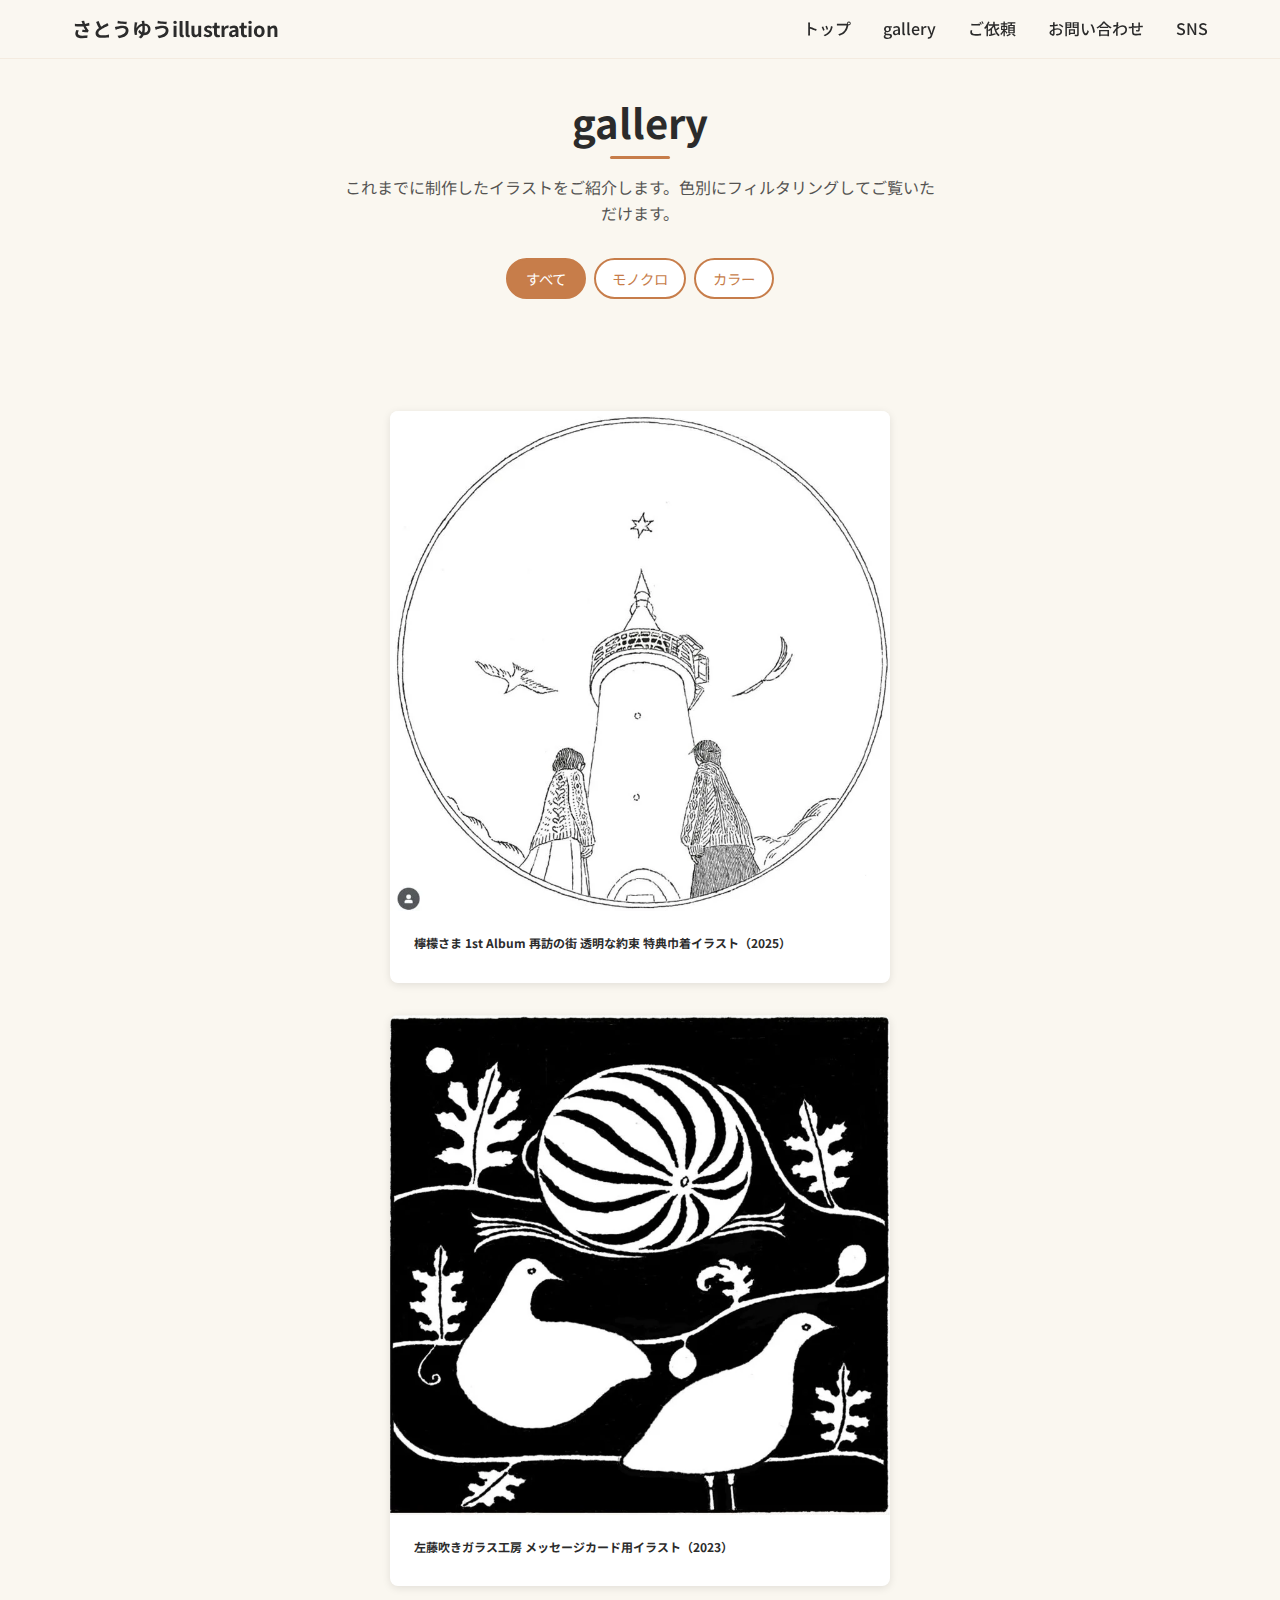
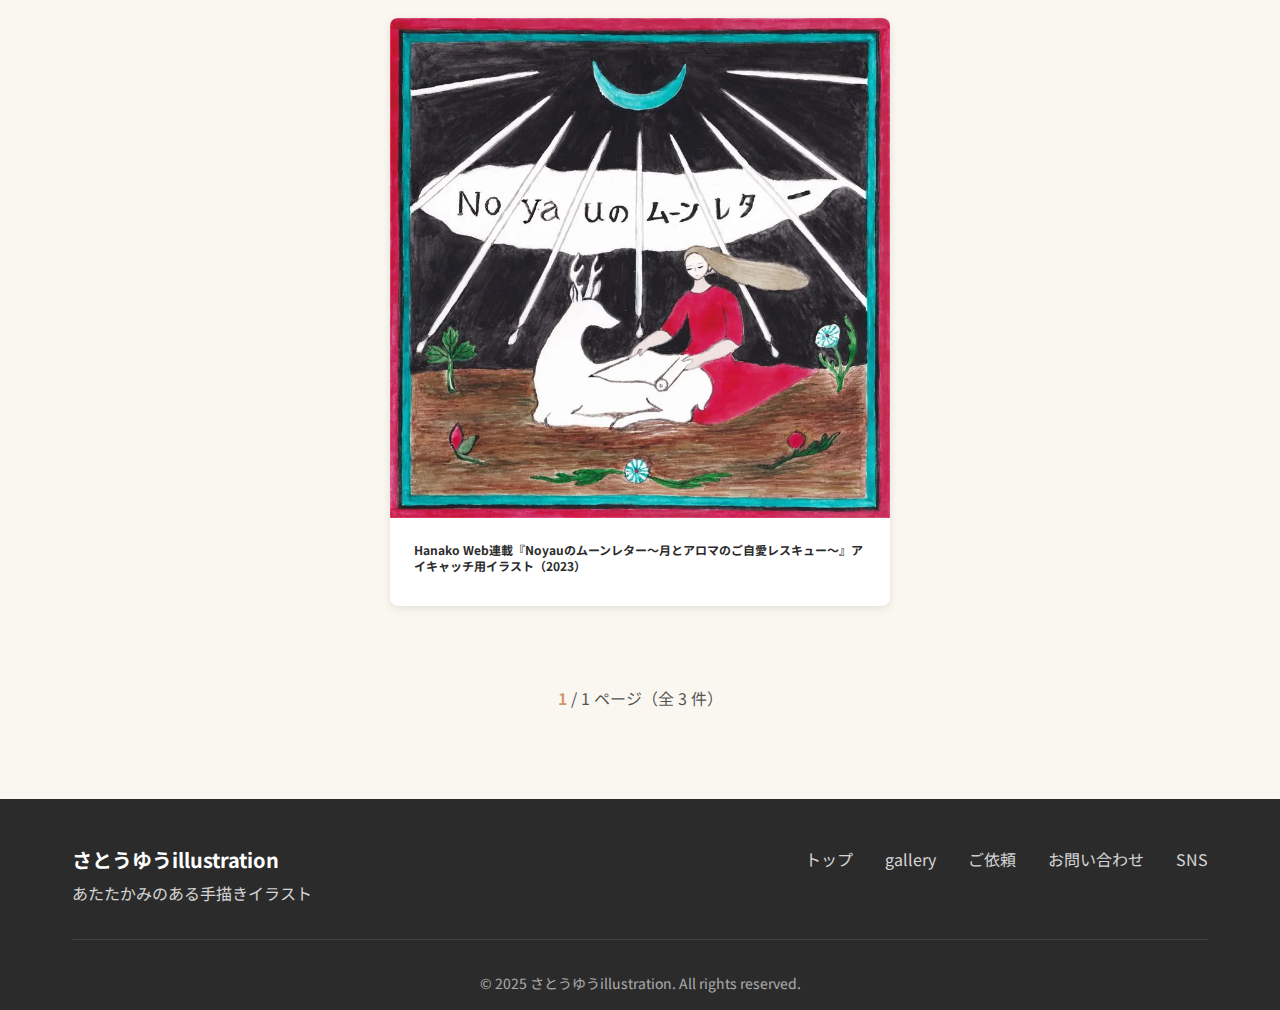
<file: works/index.html>
<!DOCTYPE html>
<html lang="ja">
<head>
    <meta charset="UTF-8">
    <meta name="viewport" content="width=device-width, initial-scale=1, viewport-fit=cover">
    <meta name="description" content="さとうゆうのイラスト作品gallery。あたたかみのある手描きイラスト作品を色別にフィルタリングしてご覧いただけます。">
    <title>gallery - さとうゆうillustration</title>
    <link rel="icon" type="image/png" href="../images/favicon/favicon-satouillustration.png">
    <link rel="canonical" href="https://satouillustration.com/works/">
    
    <!-- Preconnect for Google Fonts -->
    <link rel="preconnect" href="https://fonts.googleapis.com">
    <link rel="preconnect" href="https://fonts.gstatic.com" crossorigin>
    <link href="https://fonts.googleapis.com/css2?family=Noto+Sans+JP:wght@400;500;700&display=swap" rel="stylesheet">
    
    <!-- OGP -->
    <meta property="og:type" content="website">
    <meta property="og:title" content="gallery - さとうゆうillustration">
    <meta property="og:description" content="あたたかみのある手描きイラスト作品を色別にフィルタリングしてご覧いただけます。">
    <meta property="og:url" content="https://satouillustration.com/works/">
    <meta property="og:image" content="https://satouillustration.com/images/ogp/ogp-satouillustration-1200x630.jpg">
    <meta property="og:site_name" content="さとうゆうillustration">
    
    <!-- Twitter Card -->
    <meta name="twitter:card" content="summary_large_image">
    <meta name="twitter:title" content="gallery - さとうゆうillustration">
    <meta name="twitter:description" content="あたたかみのある手描きイラスト作品を色別にフィルタリングしてご覧いただけます。">
    <meta name="twitter:image" content="https://satouillustration.com/images/ogp/ogp-satouillustration-1200x630.jpg">
    
    <link rel="stylesheet" href="../assets/css/style.css">
    
    <!-- Structured Data -->
    <script type="application/ld+json">
    {
        "@context": "https://schema.org",
        "@type": "BreadcrumbList",
        "itemListElement": [
            {
                "@type": "ListItem",
                "position": 1,
                "name": "トップ",
                "item": "https://satouillustration.com/"
            },
            {
                "@type": "ListItem",
                "position": 2,
                "name": "gallery",
                "item": "https://satouillustration.com/works/"
            }
        ]
    }
    </script>
</head>
<body>
    <!-- Header -->
    <header class="header">
        <div class="container">
            <div class="header__content">
                <h1 class="header__logo">
                    <a href="../index.html" class="header__logo-link">さとうゆうillustration</a>
                </h1>
                
                <!-- Desktop Navigation -->
                <nav class="header__nav" aria-label="メインナビゲーション">
                    <ul class="header__nav-list">
                        <li><a href="../index.html" class="header__nav-link">トップ</a></li>
                        <li><a href="index.html" class="header__nav-link" aria-current="page">gallery</a></li>
                        <li><a href="../order/index.html" class="header__nav-link">ご依頼</a></li>
                        <li><a href="../contact/index.html" class="header__nav-link">お問い合わせ</a></li>
                        <li><a href="../links/index.html" class="header__nav-link">SNS</a></li>
                    </ul>
                </nav>
                
                <!-- Mobile Hamburger Menu -->
                <button class="hamburger" aria-label="メニューを開く" aria-expanded="false" aria-controls="drawer">
                    <span class="hamburger__line"></span>
                    <span class="hamburger__line"></span>
                    <span class="hamburger__line"></span>
                </button>
            </div>
        </div>
        
        <!-- Mobile Drawer -->
        <nav class="drawer" id="drawer" aria-label="モバイルメニュー">
            <div class="drawer__overlay"></div>
            <div class="drawer__content">
                <div class="drawer__header">
                    <h2 class="drawer__title">メニュー</h2>
                    <button class="drawer__close" aria-label="メニューを閉じる">
                        <span class="sr-only">閉じる</span>
                        ×
                    </button>
                </div>
                <ul class="drawer__nav-list">
                    <li><a href="../index.html" class="drawer__nav-link">トップ</a></li>
                    <li><a href="index.html" class="drawer__nav-link" aria-current="page">gallery</a></li>
                    <li><a href="../order/index.html" class="drawer__nav-link">ご依頼</a></li>
                    <li><a href="../contact/index.html" class="drawer__nav-link">お問い合わせ</a></li>
                    <li><a href="../links/index.html" class="drawer__nav-link">SNS</a></li>
                </ul>
            </div>
        </nav>
    </header>

    <main>
        <!-- Works Header -->
        <section class="works-header">
            <div class="container">
                <h1 class="section__title section__title--large">gallery</h1>
                <p class="section__description" style="text-align: center;">
                    これまでに制作したイラストをご紹介します。色別にフィルタリングしてご覧いただけます。
                </p>
                
                <!-- Filter Tabs -->
                <div class="filter-tabs">
                    <button class="filter-tab active" data-filter="all">すべて</button>
                    <button class="filter-tab" data-filter="monochrome">モノクロ</button>
                    <button class="filter-tab" data-filter="color">カラー</button>
                </div>
            </div>
        </section>

        <!-- Works Grid -->
        <section class="works-grid-section">
            <div class="container">
                <div class="grid--works">
                    <!-- Work Item 1 -->
                    <article id="work-1" class="work-card" data-genre="monochrome">
                        <div class="work-card__link">
                            <picture>
                                <source type="image/webp" srcset="../images/works/work-01-360.webp 360w, ../images/works/work-01-800.webp 800w" sizes="(max-width: 768px) 360px, 500px">
                                <source type="image/jpeg" srcset="../images/works/work-01-360.jpg 360w, ../images/works/work-01-800.jpg 800w" sizes="(max-width: 768px) 360px, 500px">
                                <img src="../images/works/work-01-360.jpg" alt="檸檬さま 1st Album 再訪の街 透明な約束 特典巾着イラスト" 
                                     class="work-card__image" width="360" height="360" loading="lazy" decoding="async">
                            </picture>
                            <div class="work-card__content">
                                <h2 class="work-card__title">檸檬さま 1st Album 再訪の街 透明な約束 特典巾着イラスト（2025）</h2>
                            </div>
                        </div>
                    </article>

                    <!-- Work Item 2 -->
                    <article id="work-2" class="work-card" data-genre="monochrome">
                        <div class="work-card__link">
                            <picture>
                                <source type="image/webp" srcset="../images/works/work-02-360.webp 360w, ../images/works/work-02-800.webp 800w" sizes="(max-width: 768px) 360px, 500px">
                                <source type="image/jpeg" srcset="../images/works/work-02-360.jpg 360w, ../images/works/work-02-800.jpg 800w" sizes="(max-width: 768px) 360px, 500px">
                                <img src="../images/works/work-02-360.jpg" alt="左藤吹きガラス工房 メッセージカード用イラスト" 
                                     class="work-card__image" width="360" height="360" loading="lazy" decoding="async">
                            </picture>
                            <div class="work-card__content">
                                <h2 class="work-card__title">左藤吹きガラス工房 メッセージカード用イラスト（2023）</h2>
                            </div>
                        </div>
                    </article>

                    <!-- Work Item 3 -->
                    <article id="work-3" class="work-card" data-genre="color">
                        <div class="work-card__link">
                            <picture>
                                <source type="image/webp" srcset="../images/works/work-03-360.webp 360w, ../images/works/work-03-800.webp 800w" sizes="(max-width: 768px) 360px, 500px">
                                <source type="image/jpeg" srcset="../images/works/work-03-360.jpg 360w, ../images/works/work-03-800.jpg 800w" sizes="(max-width: 768px) 360px, 500px">
                                <img src="../images/works/work-03-360.jpg" alt="Hanako Web連載『Noyauのムーンレター〜月とアロマのご自愛レスキュー〜』アイキャッチ用イラスト" 
                                     class="work-card__image" width="360" height="360" loading="lazy" decoding="async">
                            </picture>
                            <div class="work-card__content">
                                <h2 class="work-card__title">Hanako Web連載『Noyauのムーンレター〜月とアロマのご自愛レスキュー〜』アイキャッチ用イラスト（2023）</h2>
                            </div>
                        </div>
                    </article>

                <!-- Pagination -->
                <div class="pagination">
                    <p class="pagination__info">
                        <span class="pagination__current">1</span> / 1 ページ（全 3 件）
                    </p>
                </div>
            </div>
        </section>
    </main>

    <!-- Footer -->
    <footer class="footer">
        <div class="container">
            <div class="footer__content">
                <div class="footer__brand">
                    <h3 class="footer__title">さとうゆうillustration</h3>
                    <p class="footer__description">あたたかみのある手描きイラスト</p>
                </div>
                
                <nav class="footer__nav" aria-label="フッターナビゲーション">
                    <ul class="footer__nav-list">
                        <li><a href="../index.html" class="footer__nav-link">トップ</a></li>
                        <li><a href="index.html" class="footer__nav-link">gallery</a></li>
                        <li><a href="../order/index.html" class="footer__nav-link">ご依頼</a></li>
                        <li><a href="../contact/index.html" class="footer__nav-link">お問い合わせ</a></li>
                        <li><a href="../links/index.html" class="footer__nav-link">SNS</a></li>
                    </ul>
                </nav>
            </div>
            
            <div class="footer__bottom">
                <p class="footer__copyright">&copy; 2025 さとうゆうillustration. All rights reserved.</p>
            </div>
        </div>
    </footer>

    <script src="../assets/js/main.js"></script>
    <script src="../assets/js/works.js"></script>
</body>
</html>
</file>
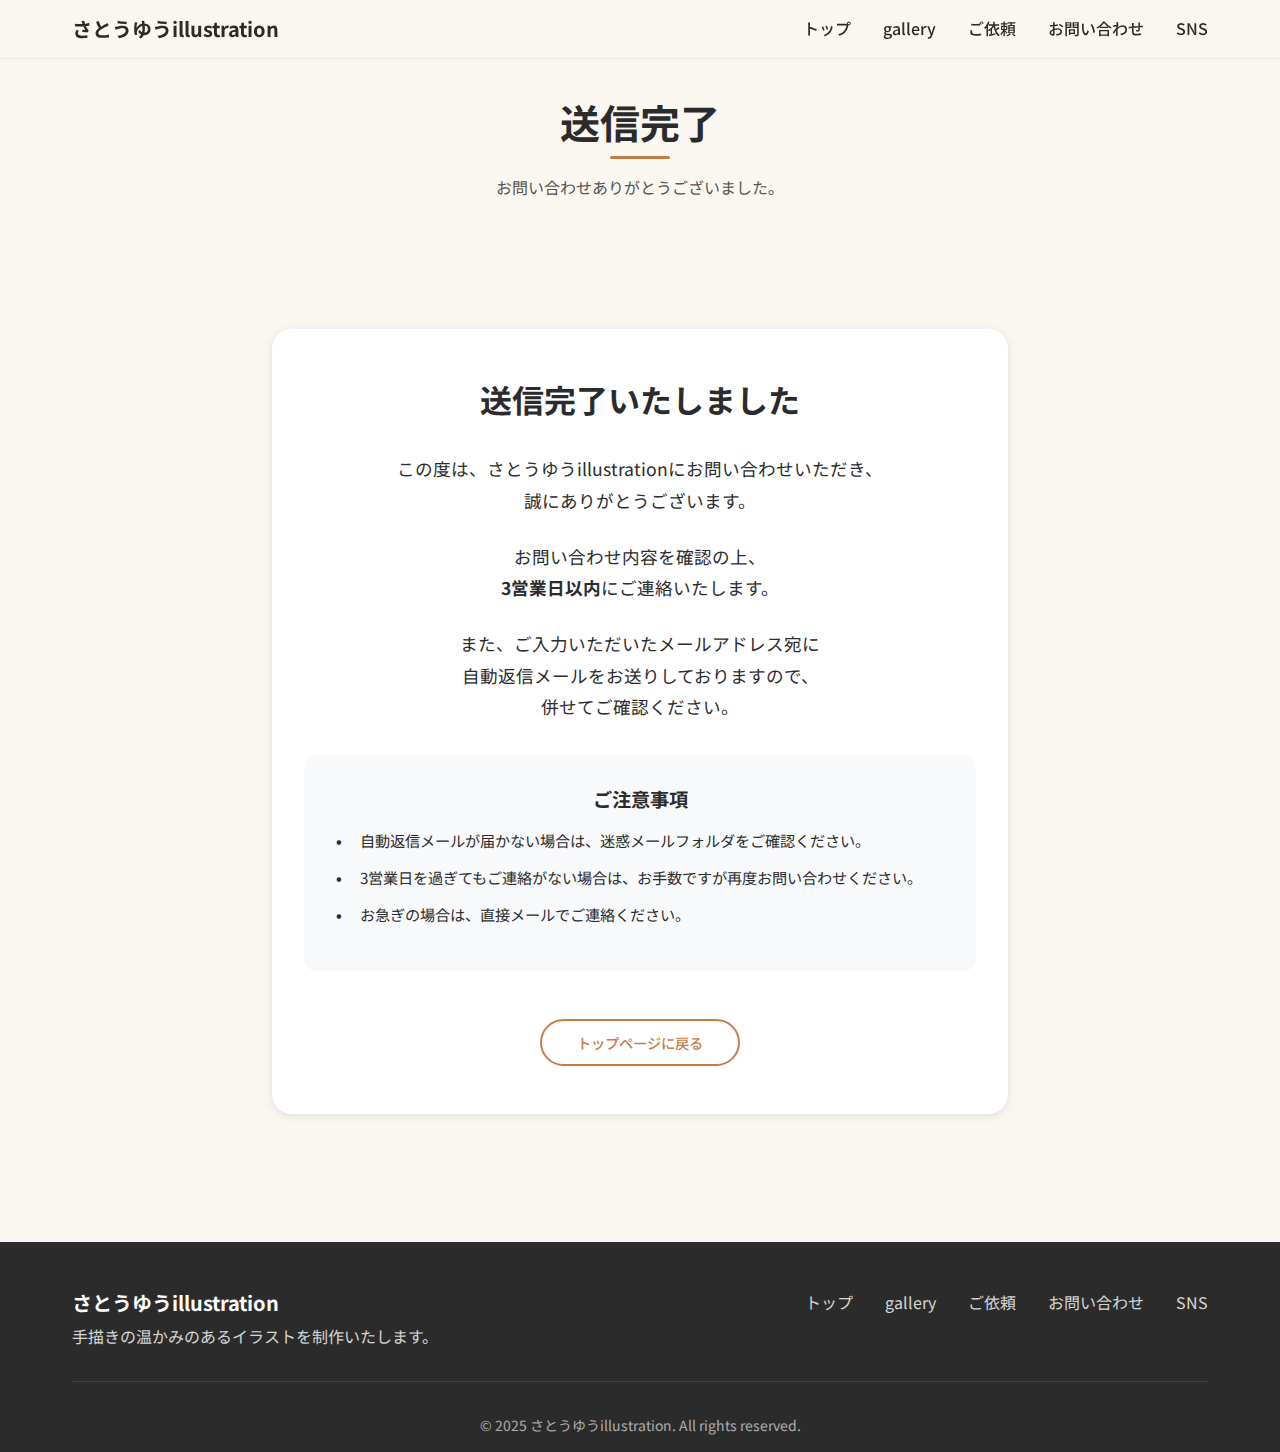
<file: contact/thanks.html>
<!DOCTYPE html>
<html lang="ja">
<head>
    <meta charset="UTF-8">
    <meta name="viewport" content="width=device-width, initial-scale=1, viewport-fit=cover">
    <meta name="description" content="お問い合わせありがとうございました。さとうゆうillustrationよりご連絡いたします。">
    <meta name="author" content="さとうゆう">
    <meta name="robots" content="noindex, follow">
    <meta name="theme-color" content="#ffffff">
    <link rel="apple-touch-icon" href="../images/favicon/favicon-satouillustration.png">
    <title>送信完了</title>
    <link rel="icon" type="image/png" href="../images/favicon/favicon-satouillustration.png">
    <link rel="canonical" href="https://satouillustration.com/contact/thanks.html">
    
    <!-- Preconnect for Google Fonts -->
    <link rel="preconnect" href="https://fonts.googleapis.com">
    <link rel="preconnect" href="https://fonts.gstatic.com" crossorigin>
    <link href="https://fonts.googleapis.com/css2?family=Noto+Sans+JP:wght@400;500;700&display=swap" rel="stylesheet">
    
    <!-- OGP -->
    <meta property="og:type" content="website">
    <meta property="og:title" content="送信完了">
    <meta property="og:description" content="お問い合わせありがとうございました。さとうゆうillustrationよりご連絡いたします。">
    <meta property="og:url" content="https://satouillustration.com/contact/thanks.html">
    <meta property="og:image" content="https://satouillustration.com/images/ogp/ogp-satouillustration-1200x630.jpg">
    <meta property="og:site_name" content="さとうゆうillustration">
    
    <!-- Twitter Card -->
    <meta name="twitter:card" content="summary_large_image">
    <meta name="twitter:title" content="送信完了">
    <meta name="twitter:description" content="お問い合わせありがとうございました。さとうゆうillustrationよりご連絡いたします。">
    <meta name="twitter:image" content="https://satouillustration.com/images/ogp/ogp-satouillustration-1200x630.jpg">
    
    <link rel="stylesheet" href="../assets/css/style.css">
</head>
<body>
    <!-- Header -->
    <header class="header">
        <div class="container">
            <div class="header__content">
                <h1 class="header__logo">
                    <a href="../index.html" class="header__logo-link">さとうゆうillustration</a>
                </h1>
                
                <!-- Desktop Navigation -->
                <nav class="header__nav" aria-label="メインナビゲーション">
                    <ul class="header__nav-list">
                        <li><a href="../index.html" class="header__nav-link">トップ</a></li>
                        <li><a href="../works/index.html" class="header__nav-link">gallery</a></li>
                        <li><a href="../order/index.html" class="header__nav-link">ご依頼</a></li>
                        <li><a href="index.html" class="header__nav-link">お問い合わせ</a></li>
                        <li><a href="../links/index.html" class="header__nav-link">SNS</a></li>
                    </ul>
                </nav>
                
                <!-- Mobile Hamburger Menu -->
                <button class="hamburger" aria-label="メニューを開く" aria-expanded="false" aria-controls="drawer">
                    <span class="hamburger__line"></span>
                    <span class="hamburger__line"></span>
                    <span class="hamburger__line"></span>
                </button>
            </div>
        </div>
        
        <!-- Mobile Drawer -->
        <nav class="drawer" id="drawer" aria-label="モバイルメニュー">
            <div class="drawer__overlay"></div>
            <div class="drawer__content">
                <div class="drawer__header">
                    <h2 class="drawer__title">メニュー</h2>
                    <button class="drawer__close" aria-label="メニューを閉じる">
                        <span class="sr-only">閉じる</span>
                        ×
                    </button>
                </div>
                <ul class="drawer__nav-list">
                    <li><a href="../index.html" class="drawer__nav-link">トップ</a></li>
                    <li><a href="../works/index.html" class="drawer__nav-link">gallery</a></li>
                    <li><a href="../order/index.html" class="drawer__nav-link">ご依頼</a></li>
                    <li><a href="index.html" class="drawer__nav-link">お問い合わせ</a></li>
                    <li><a href="../links/index.html" class="drawer__nav-link">SNS</a></li>
                </ul>
            </div>
        </nav>
    </header>

    <main>
        <!-- Thanks Header -->
        <section class="contact-header">
            <div class="container">
                <h1 class="section__title section__title--large">送信完了</h1>
                <p class="section__description" style="text-align: center;">
                    お問い合わせありがとうございました。
                </p>
            </div>
        </section>

        <!-- Thanks Content -->
        <section class="contact-form">
            <div class="container">
                <div class="thanks-content">
                    <div class="thanks-message">
                        <h2 class="thanks-title">送信完了いたしました</h2>
                        <p class="thanks-description">
                            この度は、さとうゆうillustrationにお問い合わせいただき、<br>
                            誠にありがとうございます。
                        </p>
                        <p class="thanks-description">
                            お問い合わせ内容を確認の上、<br>
                            <strong>3営業日以内</strong>にご連絡いたします。
                        </p>
                        <p class="thanks-description">
                            また、ご入力いただいたメールアドレス宛に<br>
                            自動返信メールをお送りしておりますので、<br>
                            併せてご確認ください。
                        </p>
                        
                        <div class="thanks-note">
                            <h3 class="thanks-note-title">ご注意事項</h3>
                            <ul class="thanks-note-list">
                                <li>自動返信メールが届かない場合は、迷惑メールフォルダをご確認ください。</li>
                                <li>3営業日を過ぎてもご連絡がない場合は、お手数ですが再度お問い合わせください。</li>
                                <li>お急ぎの場合は、直接メールでご連絡ください。</li>
                            </ul>
                        </div>
                        
                        <div class="thanks-actions">
                            <a href="../index.html" class="btn btn--primary">トップページに戻る</a>
                        </div>
                    </div>
                </div>
            </div>
        </section>
    </main>

    <!-- Footer -->
    <footer class="footer">
        <div class="container">
            <div class="footer__content">
                <div class="footer__brand">
                    <h3 class="footer__title">さとうゆうillustration</h3>
                    <p class="footer__description">手描きの温かみのあるイラストを制作いたします。</p>
                </div>
                
                <nav class="footer__nav" aria-label="フッターナビゲーション">
                    <ul class="footer__nav-list">
                        <li><a href="../index.html" class="footer__nav-link">トップ</a></li>
                        <li><a href="../works/index.html" class="footer__nav-link">gallery</a></li>
                        <li><a href="../order/index.html" class="footer__nav-link">ご依頼</a></li>
                        <li><a href="index.html" class="footer__nav-link">お問い合わせ</a></li>
                        <li><a href="../links/index.html" class="footer__nav-link">SNS</a></li>
                    </ul>
                </nav>
            </div>
            
            <div class="footer__bottom">
                <p class="footer__copyright">&copy; 2025 さとうゆうillustration. All rights reserved.</p>
            </div>
        </div>
    </footer>

    <script src="../assets/js/main.js"></script>
</body>
</html>
</file>
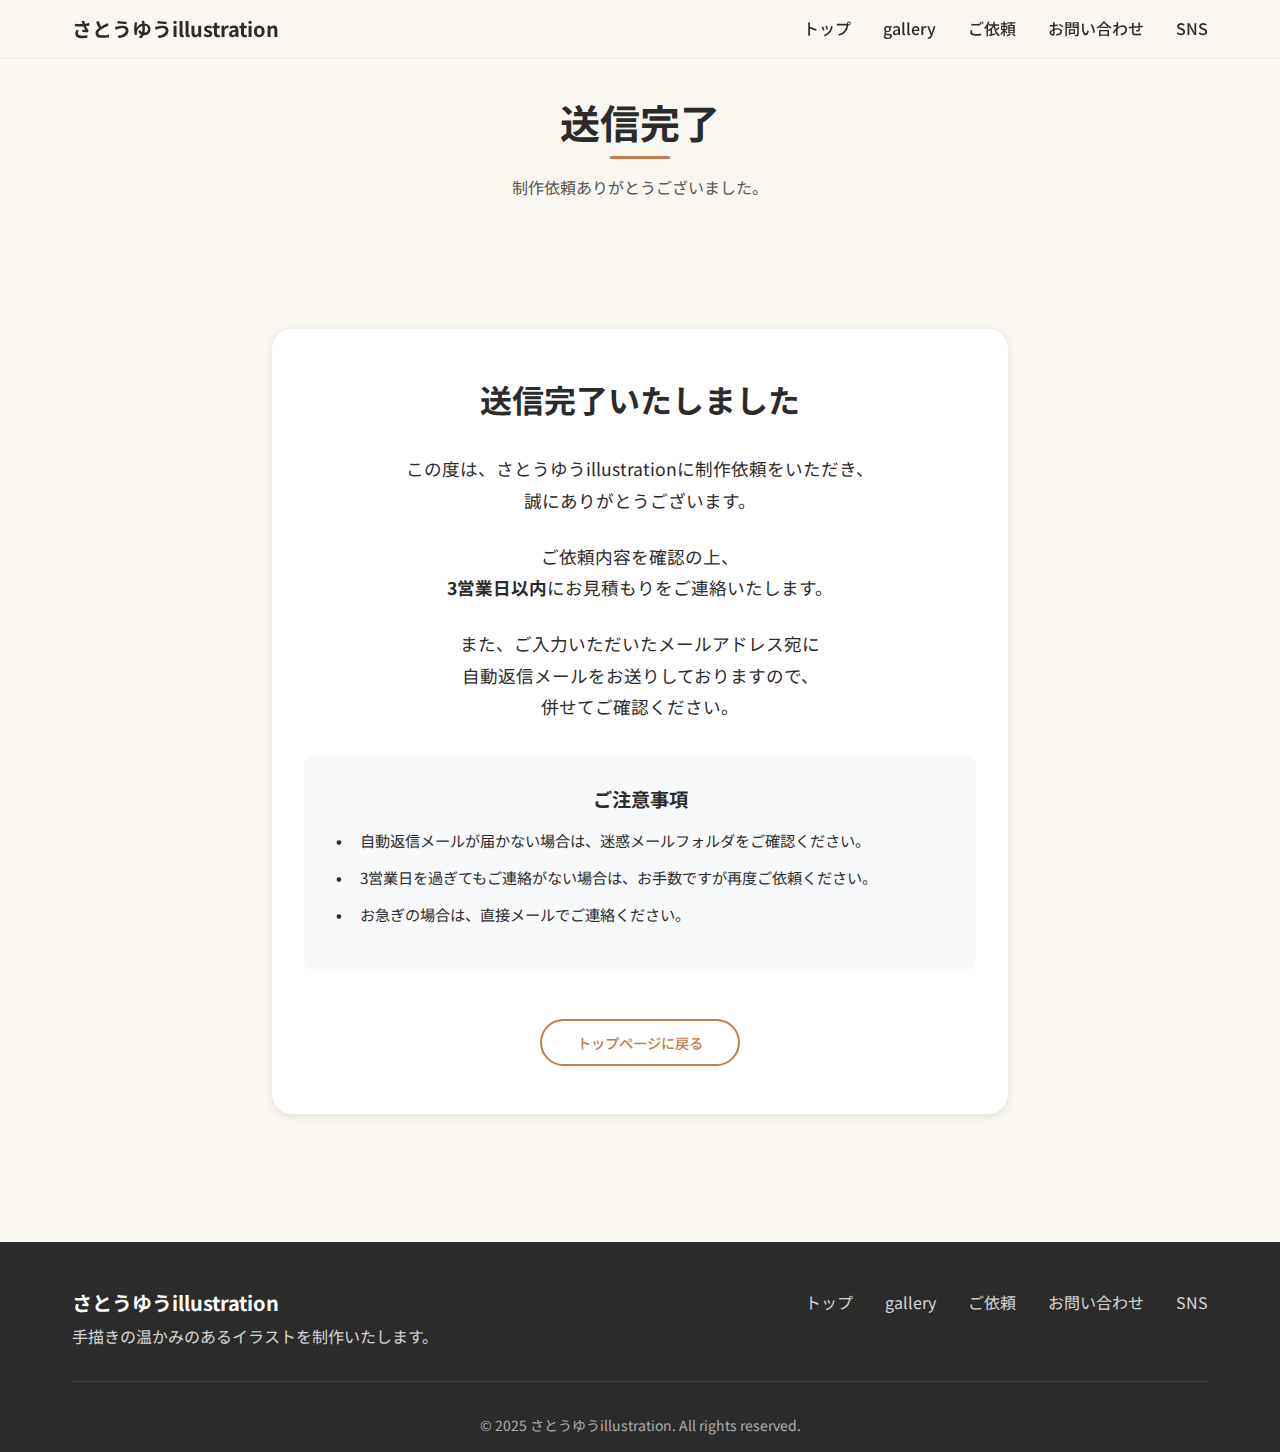
<file: order/thanks.html>
<!DOCTYPE html>
<html lang="ja">
<head>
    <meta charset="UTF-8">
    <meta name="viewport" content="width=device-width, initial-scale=1, viewport-fit=cover">
    <meta name="description" content="制作依頼ありがとうございました。さとうゆうillustrationよりお見積もりをご連絡いたします。">
    <meta name="author" content="さとうゆう">
    <meta name="robots" content="noindex, follow">
    <meta name="theme-color" content="#ffffff">
    <link rel="apple-touch-icon" href="../images/favicon/favicon-satouillustration.png">
    <title>送信完了</title>
    <link rel="icon" type="image/png" href="../images/favicon/favicon-satouillustration.png">
    <link rel="canonical" href="https://satouillustration.com/order/thanks.html">
    
    <!-- Preconnect for Google Fonts -->
    <link rel="preconnect" href="https://fonts.googleapis.com">
    <link rel="preconnect" href="https://fonts.gstatic.com" crossorigin>
    <link href="https://fonts.googleapis.com/css2?family=Noto+Sans+JP:wght@400;500;700&display=swap" rel="stylesheet">
    
    <!-- OGP -->
    <meta property="og:type" content="website">
    <meta property="og:title" content="送信完了">
    <meta property="og:description" content="制作依頼ありがとうございました。さとうゆうillustrationよりお見積もりをご連絡いたします。">
    <meta property="og:url" content="https://satouillustration.com/order/thanks.html">
    <meta property="og:image" content="https://satouillustration.com/images/ogp/ogp-satouillustration-1200x630.jpg">
    <meta property="og:site_name" content="さとうゆうillustration">
    
    <!-- Twitter Card -->
    <meta name="twitter:card" content="summary_large_image">
    <meta name="twitter:title" content="送信完了">
    <meta name="twitter:description" content="制作依頼ありがとうございました。さとうゆうillustrationよりお見積もりをご連絡いたします。">
    <meta name="twitter:image" content="https://satouillustration.com/images/ogp/ogp-satouillustration-1200x630.jpg">
    
    <link rel="stylesheet" href="../assets/css/style.css">
</head>
<body>
    <!-- Header -->
    <header class="header">
        <div class="container">
            <div class="header__content">
                <h1 class="header__logo">
                    <a href="../index.html" class="header__logo-link">さとうゆうillustration</a>
                </h1>
                
                <!-- Desktop Navigation -->
                <nav class="header__nav" aria-label="メインナビゲーション">
                    <ul class="header__nav-list">
                        <li><a href="../index.html" class="header__nav-link">トップ</a></li>
                        <li><a href="../works/index.html" class="header__nav-link">gallery</a></li>
                        <li><a href="index.html" class="header__nav-link">ご依頼</a></li>
                        <li><a href="../contact/index.html" class="header__nav-link">お問い合わせ</a></li>
                        <li><a href="../links/index.html" class="header__nav-link">SNS</a></li>
                    </ul>
                </nav>
                
                <!-- Mobile Hamburger Menu -->
                <button class="hamburger" aria-label="メニューを開く" aria-expanded="false" aria-controls="drawer">
                    <span class="hamburger__line"></span>
                    <span class="hamburger__line"></span>
                    <span class="hamburger__line"></span>
                </button>
            </div>
        </div>
        
        <!-- Mobile Drawer -->
        <nav class="drawer" id="drawer" aria-label="モバイルメニュー">
            <div class="drawer__overlay"></div>
            <div class="drawer__content">
                <div class="drawer__header">
                    <h2 class="drawer__title">メニュー</h2>
                    <button class="drawer__close" aria-label="メニューを閉じる">
                        <span class="sr-only">閉じる</span>
                        ×
                    </button>
                </div>
                <ul class="drawer__nav-list">
                    <li><a href="../index.html" class="drawer__nav-link">トップ</a></li>
                    <li><a href="../works/index.html" class="drawer__nav-link">gallery</a></li>
                    <li><a href="index.html" class="drawer__nav-link" aria-current="page">ご依頼</a></li>
                    <li><a href="../contact/index.html" class="drawer__nav-link">お問い合わせ</a></li>
                    <li><a href="../links/index.html" class="drawer__nav-link">SNS</a></li>
                </ul>
            </div>
        </nav>
    </header>

    <main>
        <!-- Thanks Header -->
        <section class="order-header">
            <div class="container">
                <h1 class="section__title section__title--large">送信完了</h1>
                <p class="section__description" style="text-align: center;">
                    制作依頼ありがとうございました。
                </p>
            </div>
        </section>

        <!-- Thanks Content -->
        <section class="order-form">
            <div class="container">
                <div class="thanks-content">
                    <div class="thanks-message">
                        <h2 class="thanks-title">送信完了いたしました</h2>
                        <p class="thanks-description">
                            この度は、さとうゆうillustrationに制作依頼をいただき、<br>
                            誠にありがとうございます。
                        </p>
                        <p class="thanks-description">
                            ご依頼内容を確認の上、<br>
                            <strong>3営業日以内</strong>にお見積もりをご連絡いたします。
                        </p>
                        <p class="thanks-description">
                            また、ご入力いただいたメールアドレス宛に<br>
                            自動返信メールをお送りしておりますので、<br>
                            併せてご確認ください。
                        </p>
                        
                        
                        <div class="thanks-note">
                            <h3 class="thanks-note-title">ご注意事項</h3>
                            <ul class="thanks-note-list">
                                <li>自動返信メールが届かない場合は、迷惑メールフォルダをご確認ください。</li>
                                <li>3営業日を過ぎてもご連絡がない場合は、お手数ですが再度ご依頼ください。</li>
                                <li>お急ぎの場合は、直接メールでご連絡ください。</li>
                            </ul>
                        </div>
                        
                        <div class="thanks-actions">
                            <a href="../index.html" class="btn btn--primary">トップページに戻る</a>
                        </div>
                    </div>
                </div>
            </div>
        </section>
    </main>

    <!-- Footer -->
    <footer class="footer">
        <div class="container">
            <div class="footer__content">
                <div class="footer__brand">
                    <h3 class="footer__title">さとうゆうillustration</h3>
                    <p class="footer__description">手描きの温かみのあるイラストを制作いたします。</p>
                </div>
                
                <nav class="footer__nav" aria-label="フッターナビゲーション">
                    <ul class="footer__nav-list">
                        <li><a href="../index.html" class="footer__nav-link">トップ</a></li>
                        <li><a href="../works/index.html" class="footer__nav-link">gallery</a></li>
                        <li><a href="index.html" class="footer__nav-link">ご依頼</a></li>
                        <li><a href="../contact/index.html" class="footer__nav-link">お問い合わせ</a></li>
                        <li><a href="../links/index.html" class="footer__nav-link">SNS</a></li>
                    </ul>
                </nav>
            </div>
            
            <div class="footer__bottom">
                <p class="footer__copyright">&copy; 2025 さとうゆうillustration. All rights reserved.</p>
            </div>
        </div>
    </footer>

    <script src="../assets/js/main.js"></script>
</body>
</html>
</file>
<file: assets/css/style.css>
/* ===== CSS Variables ===== */
:root {
  --bg: #FAF7F0;
  --ink: #2B2B2B;
  --acc: #C77D4A;
  --white: #FFFFFF;
  --gray-light: #F5F5F5;
  --gray-medium: #E0E0E0;
  --gray-dark: #666666;
  
  --font-family: 'Noto Sans JP', sans-serif;
  --font-size-base: 16px;
  --line-height-base: 1.6;
  
  --container-max-width: 1200px;
  --container-padding: 1rem;
  
  --radius: 8px;
  --shadow-light: 0 2px 8px rgba(0, 0, 0, 0.1);
  --shadow-medium: 0 4px 16px rgba(0, 0, 0, 0.15);
  --shadow-heavy: 0 8px 32px rgba(0, 0, 0, 0.2);
  
  --transition: 0.3s ease;
}

/* ===== Reset & Base Styles ===== */
* {
  box-sizing: border-box;
}

html {
  scroll-behavior: smooth;
  -webkit-text-size-adjust: 100%;
}

body {
  margin: 0;
  padding: 0;
  font-family: var(--font-family);
  font-size: var(--font-size-base);
  line-height: var(--line-height-base);
  color: var(--ink);
  background-color: var(--bg);
  -webkit-font-smoothing: antialiased;
  -moz-osx-font-smoothing: grayscale;
}

img {
  max-width: 100%;
  height: auto;
  display: block;
}

a {
  color: var(--acc);
  text-decoration: none;
  transition: color var(--transition);
}

a:hover {
  color: var(--ink);
}

button {
  font-family: inherit;
  cursor: pointer;
  border: none;
  background: none;
  padding: 0;
}

ul, ol {
  list-style: none;
  margin: 0;
  padding: 0;
}

h1, h2, h3, h4, h5, h6 {
  margin: 0;
  font-weight: 700;
  line-height: 1.3;
}

p {
  margin: 0 0 1rem;
}

/* ===== Screen Reader Only ===== */
.sr-only {
  position: absolute;
  width: 1px;
  height: 1px;
  padding: 0;
  margin: -1px;
  overflow: hidden;
  clip: rect(0, 0, 0, 0);
  white-space: nowrap;
  border: 0;
}

/* ===== Container ===== */
.container {
  max-width: var(--container-max-width);
  margin: 0 auto;
  padding: 0 var(--container-padding);
}

/* ===== Buttons ===== */
.btn {
  display: inline-flex;
  align-items: center;
  justify-content: center;
  padding: 0.6rem 1.5rem;
  font-size: 0.9rem;
  font-weight: 500;
  text-decoration: none;
  border-radius: 50px;
  transition: all var(--transition);
  cursor: pointer;
  border: 2px solid var(--acc);
  min-height: 40px;
  min-width: 120px;
}

.btn--primary {
  background: var(--white);
  color: var(--acc);
  border-color: var(--acc);
}

.btn--primary:hover {
  background: var(--acc);
  color: var(--white);
  border-color: var(--acc);
  transform: translateY(-2px);
  box-shadow: var(--shadow-medium);
}

.btn--outline {
  background: var(--white);
  color: var(--acc);
  border-color: var(--acc);
}

.btn--outline:hover {
  background: var(--acc);
  color: var(--white);
  border-color: var(--acc);
  transform: translateY(-2px);
  box-shadow: var(--shadow-medium);
}

.btn--white {
  background: var(--white);
  color: var(--acc);
  border-color: var(--white);
}

.btn--white:hover {
  background: var(--bg);
  color: var(--ink);
  border-color: var(--bg);
  transform: translateY(-2px);
  box-shadow: var(--shadow-medium);
}

/* ===== Section Titles ===== */
.section__title {
  font-size: clamp(24px, 4vw, 32px);
  text-align: center;
  margin-bottom: 1rem;
  color: var(--ink);
  position: relative;
}

.section__title::after {
  content: '';
  display: block;
  width: 60px;
  height: 3px;
  background: var(--acc);
  margin: 0.5rem auto 0;
  border-radius: 2px;
}

.section__title--large {
  font-size: clamp(28px, 5vw, 40px);
}

.section__description {
  text-align: center;
  margin-bottom: 2rem;
  opacity: 0.8;
  max-width: 600px;
  margin-left: auto;
  margin-right: auto;
}

/* ===== Header ===== */
.header {
  position: fixed;
  top: 0;
  left: 0;
  right: 0;
  background: rgba(250, 247, 240, 0.95);
  backdrop-filter: blur(10px);
  z-index: 9999;
  border-bottom: 1px solid rgba(199, 125, 74, 0.1);
}

.header__content {
  display: flex;
  align-items: center;
  justify-content: space-between;
  padding: 1rem 0;
}

.header__logo {
  font-size: 1.25rem;
  font-weight: 700;
  margin: 0;
}

.header__logo-link {
  color: var(--ink);
  text-decoration: none;
}

.header__logo-link:hover {
  color: var(--acc);
}

.header__nav {
  display: none;
}

.header__nav-list {
  display: flex;
  gap: 2rem;
}

.header__nav-link {
  color: var(--ink);
  text-decoration: none;
  font-weight: 500;
  transition: color var(--transition);
  padding: 0.5rem 0;
  outline: none;
}

.header__nav-link:hover {
  color: var(--acc);
}

.header__nav-link:focus {
  outline: none;
  color: var(--acc);
}

/* ===== Hamburger Menu ===== */
.hamburger {
  position: relative;
  display: flex;
  flex-direction: column;
  justify-content: center;
  align-items: center;
  width: 50px;
  height: 50px;
  background: var(--white);
  border: 2px solid var(--acc);
  border-radius: 12px;
  cursor: pointer;
  padding: 0;
  box-shadow: var(--shadow-light);
  transition: all var(--transition);
  z-index: 10000;
}

.hamburger:hover {
  background: var(--acc);
  transform: scale(1.05);
}

.hamburger:hover .hamburger__line {
  background: var(--white);
}

.hamburger__line {
  width: 22px;
  height: 3px;
  background: var(--acc);
  margin: 2px 0;
  border-radius: 2px;
  transition: all 0.4s cubic-bezier(0.68, -0.55, 0.265, 1.55);
  transform-origin: center;
}

.hamburger[aria-expanded="true"] {
  background: var(--acc);
  border-color: var(--acc);
}

.hamburger[aria-expanded="true"] .hamburger__line {
  background: var(--white);
}

.hamburger[aria-expanded="true"] .hamburger__line:nth-child(1) {
  transform: rotate(45deg) translate(6px, 6px);
}

.hamburger[aria-expanded="true"] .hamburger__line:nth-child(2) {
  opacity: 0;
  transform: scale(0);
}

.hamburger[aria-expanded="true"] .hamburger__line:nth-child(3) {
  transform: rotate(-45deg) translate(6px, -6px);
}

/* ===== Mobile Drawer ===== */
.drawer {
  position: fixed;
  top: 0;
  left: 0;
  right: 0;
  bottom: 0;
  z-index: 10001;
  visibility: hidden;
  opacity: 0;
  transition: all 0.4s cubic-bezier(0.25, 0.46, 0.45, 0.94);
}

.drawer.is-open {
  visibility: visible;
  opacity: 1;
}

.drawer__overlay {
  position: absolute;
  top: 0;
  left: 0;
  right: 0;
  bottom: 0;
  background: rgba(43, 43, 43, 0.8);
  backdrop-filter: blur(4px);
  cursor: pointer;
  transition: all 0.4s ease;
}

.drawer__content {
  position: absolute;
  top: 0;
  left: 0;
  right: 0;
  width: 100%;
  min-height: 100vh;
  background: linear-gradient(135deg, var(--white) 0%, var(--bg) 100%);
  box-shadow: 0 8px 32px rgba(0, 0, 0, 0.3);
  transform: translateY(-100%);
  transition: transform 0.4s cubic-bezier(0.25, 0.46, 0.45, 0.94);
  overflow-y: auto;
  border-bottom: 3px solid var(--acc);
}

.drawer.is-open .drawer__content {
  transform: translateY(0);
}

.drawer__header {
  display: flex;
  align-items: center;
  justify-content: center;
  padding: 2rem 2rem 1.5rem;
  background: linear-gradient(135deg, var(--acc) 0%, #a86340 100%);
  color: var(--white);
  position: relative;
  text-align: center;
}

.drawer__header::after {
  content: '';
  position: absolute;
  bottom: 0;
  left: 0;
  right: 0;
  height: 1px;
  background: linear-gradient(90deg, transparent 0%, rgba(255,255,255,0.3) 50%, transparent 100%);
}

.drawer__title {
  font-size: 1.25rem;
  font-weight: 700;
  color: var(--white);
  text-shadow: 0 1px 2px rgba(0, 0, 0, 0.2);
  margin: 0 auto;
  text-align: center;
  flex: 1;
}

.drawer__close {
  width: 40px;
  height: 40px;
  display: flex;
  align-items: center;
  justify-content: center;
  font-size: 1.5rem;
  color: var(--white);
  cursor: pointer;
  border-radius: 50%;
  background: rgba(255, 255, 255, 0.1);
  border: 2px solid rgba(255, 255, 255, 0.2);
  transition: all var(--transition);
  backdrop-filter: blur(10px);
  position: absolute;
  right: 2rem;
}

.drawer__close:hover {
  background: rgba(255, 255, 255, 0.2);
  border-color: rgba(255, 255, 255, 0.4);
  transform: rotate(90deg) scale(1.1);
}

.drawer__nav-list {
  padding: 2rem 1.5rem;
  margin: 0;
  display: flex;
  flex-direction: column;
  align-items: center;
  gap: 0.75rem;
}

.drawer__nav-link {
  display: block;
  text-align: center;
  padding: 0.75rem 1.5rem;
  color: var(--acc);
  text-decoration: none;
  font-weight: 500;
  font-size: 0.95rem;
  transition: all 0.3s cubic-bezier(0.25, 0.46, 0.45, 0.94);
  border: 2px solid var(--acc);
  border-radius: 50px;
  position: relative;
  margin: 0;
  background: var(--white);
  box-shadow: var(--shadow-light);
  min-width: 130px;
}

.drawer__nav-link:hover {
  color: var(--white);
  background: var(--acc);
  border-color: var(--acc);
  transform: translateY(-3px);
  box-shadow: var(--shadow-medium);
}

.drawer__nav-link:active {
  transform: scale(0.98);
}

/* ===== Top Title Section ===== */
.top-title {
  padding: 2rem 0 1rem;
  background: var(--bg);
}

.top-title__text {
  font-size: clamp(20px, 3vw, 28px);
  font-weight: 700;
  color: var(--ink);
  text-align: center;
  margin: 0;
}

/* ===== Hero Section ===== */
.hero {
  position: relative;
  width: 100%;
  height: auto;
  min-height: 400px;
  padding: 2rem 0;
  overflow: visible;
  display: flex;
  align-items: center;
  justify-content: center;
  text-align: center;
  color: var(--white);
}

/* ヒーロー全体 */
.hero {
  width: 100%;
  background: #FAF6F0;
  padding-block: clamp(12px, 3.5vw, 28px);
}

/* テキスト塊と画像の間隔（詰まり防止） */
.hero-content {
  display: flex;
  flex-direction: column;
  gap: clamp(12px, 2.5vw, 24px);
  margin-block-end: clamp(14px, 3.5vw, 28px);
}

/* 画像：ノークロップでブラウザ差を消す */
.hero-img {
  object-fit: contain;
  width: 100%;
  height: auto;
  background: #FAF6F0;
  aspect-ratio: 1 / 1;
  display: block;
  margin-inline: auto;
}

/* スマホ：可視領域に追従。vh差はdvhで統一 */
@media (max-width: 640px) {
  .hero__bg-image {
    max-height: 70dvh;
    object-fit: contain;
  }

  .top-title {
    margin-top: 80px;
    padding-top: 1rem;
  }

  .top-title__text {
    display: block;
    visibility: visible;
    font-size: clamp(16px, 4.4vw, 20px);
    white-space: nowrap;
    overflow: hidden;
    text-overflow: ellipsis;
    text-align: left;
  }

  .hero-description__text {
    text-align: left !important;
    font-size: clamp(9px, 2.5vw, 12px) !important;
    line-height: 1.4;
    white-space: normal !important;
    overflow: visible !important;
    text-overflow: unset !important;
    max-width: 100%;
    word-wrap: break-word;
  }

  .section__description {
    text-align: left;
  }
  
  .links-header .section__description {
    text-align: center !important;
  }
  
  .cta__description {
    text-align: left;
  }
  
  .sns-card__description {
    text-align: left !important;
  }
  
  .sns-about__description {
    text-align: left !important;
  }
}

/* タブレット/PC：画像をより大きく（切らずに） */
@media (min-width: 641px) {
  .hero__bg-image {
    width: 100%;
    max-height: 60vh;
    max-width: 800px;
    margin-inline: auto;
    object-fit: contain;
  }
}


.mobile-nav-buttons {
  display: flex;
  flex-direction: column;
  gap: 0.75rem;
  margin-top: 1.5rem;
}

.mobile-nav-btn {
  display: block;
  text-align: center;
  padding: 0.75rem 1.5rem;
  background: var(--white);
  color: var(--acc);
  text-decoration: none;
  font-weight: 500;
  font-size: 0.95rem;
  border: 2px solid var(--acc);
  border-radius: 50px;
  transition: all 0.3s ease;
  box-shadow: var(--shadow-light);
}

.mobile-nav-btn:hover {
  background: var(--acc);
  color: var(--white);
  transform: translateY(-2px);
  box-shadow: var(--shadow-medium);
}



.hero__content {
  max-width: 600px;
  padding: 2rem 0;
}


.hero__buttons {
  display: flex;
  flex-direction: column;
  gap: 1rem;
  align-items: center;
}

.hero .btn {
  box-shadow: 0 2px 8px rgba(0, 0, 0, 0.2);
  background: var(--white);
  color: var(--acc);
  border-color: var(--acc);
}

.hero .btn:hover {
  background: var(--acc);
  color: var(--white);
  border-color: var(--acc);
}

/* ===== Hero Description Section ===== */
.hero-description {
  padding: 1rem 0 2rem;
  background: var(--bg);
}

.hero-description__text {
  font-size: clamp(16px, 2vw, 18px);
  color: var(--ink);
  text-align: center;
  margin: 0 auto;
  line-height: 1.6;
  max-width: 600px;
}

.mobile-nav-buttons {
  display: flex;
  flex-direction: column;
  gap: 0.75rem;
  margin-top: 1.5rem;
  max-width: 220px;
  margin-left: auto;
  margin-right: auto;
}

.mobile-nav-btn {
  display: block;
  text-align: center;
  padding: 0.6rem 1rem;
  background: var(--white);
  color: var(--acc);
  text-decoration: none;
  font-weight: 500;
  font-size: 0.9rem;
  border: 2px solid var(--acc);
  border-radius: 50px;
  transition: all 0.3s ease;
  box-shadow: var(--shadow-light);
}

.mobile-nav-btn:hover {
  background: var(--acc);
  color: var(--white);
  transform: translateY(-2px);
  box-shadow: var(--shadow-medium);
}

/* ===== Works Preview Section ===== */
.works-preview {
  padding: 4rem 0;
  background: var(--bg);
}

.works-preview .work-card__title {
  font-size: 0.60rem;
}

.works-grid {
  display: grid;
  gap: 2rem;
  grid-template-columns: 1fr;
  margin-bottom: 3rem;
}

.work-card {
  background: var(--white);
  border-radius: var(--radius);
  overflow: hidden;
  box-shadow: var(--shadow-light);
  transition: all var(--transition);
}

.work-card:hover {
  box-shadow: var(--shadow-medium);
  transform: translateY(-4px);
}

.work-card__link {
  display: block;
  text-decoration: none;
  color: inherit;
}

.work-card__image {
  width: 100%;
  height: auto;
  aspect-ratio: 1 / 1;
  object-fit: cover;
  object-position: center;
  display: block;
}

.work-card__content {
  padding: 1.5rem;
}

.work-card__title {
  margin-bottom: 0.5rem;
  font-size: 0.75rem;
  color: var(--ink);
  line-height: 1.3;
  overflow: hidden;
  text-overflow: ellipsis;
  display: -webkit-box;
  -webkit-line-clamp: 2;
  line-clamp: 2;
  -webkit-box-orient: vertical;
}

.work-card__genre {
  display: inline-block;
  padding: 0.25rem 0.75rem;
  background: var(--acc);
  color: var(--white);
  font-size: 0.875rem;
  border-radius: 20px;
  margin-bottom: 0.75rem;
}

.work-card__description {
  margin: 0;
  opacity: 0.8;
  font-size: 0.9rem;
  line-height: 1.5;
}

.works-preview__more {
  text-align: center;
}

/* ===== CTA Section ===== */
.cta {
  padding: 4rem 0;
  background: var(--bg);
  color: var(--ink);
}

.cta__content {
  text-align: center;
  max-width: 600px;
  margin: 0 auto;
}

.cta__title {
  color: var(--ink);
  margin-bottom: 1rem;
  font-size: clamp(24px, 4vw, 32px);
  text-align: center;
  position: relative;
}

.cta__title::after {
  content: '';
  display: block;
  width: 60px;
  height: 3px;
  background: var(--acc);
  margin: 0.5rem auto 0;
  border-radius: 2px;
}

.cta__description {
  margin-bottom: 2rem;
  opacity: 0.8;
  font-size: 1.1rem;
}

/* ===== Contact Section ===== */
.contact {
  padding: 4rem 0;
  background: var(--bg);
}

.contact__buttons {
  text-align: center;
  margin-top: 2rem;
}

/* ===== SNS Section ===== */
.sns {
  padding: 4rem 0;
  background: var(--bg);
}

.sns__links {
  display: flex;
  justify-content: center;
  gap: 1rem;
  margin-bottom: 2rem;
}

.sns__link {
  display: flex;
  align-items: center;
  gap: 0.5rem;
  padding: 1rem 1.5rem;
  background: var(--acc);
  border-radius: var(--radius);
  text-decoration: none;
  color: var(--white);
  transition: all var(--transition);
  font-weight: 500;
}

.sns__link:hover {
  background: #a86340;
  color: var(--white);
  transform: translateY(-2px);
  box-shadow: var(--shadow-medium);
}

.sns__icon {
  font-size: 1.25rem;
}

.sns__more {
  text-align: center;
}

/* ===== Footer ===== */
.footer {
  background: var(--ink);
  color: var(--white);
  padding: 3rem 0 1rem;
}

.footer__content {
  display: grid;
  gap: 2rem;
  margin-bottom: 2rem;
}

.footer__brand {
  text-align: center;
}

.footer__title {
  font-size: 1.25rem;
  margin-bottom: 0.5rem;
  color: var(--white);
}

.footer__description {
  opacity: 0.8;
  margin: 0;
}

.footer__nav {
  text-align: center;
}

.footer__nav-list {
  display: flex;
  flex-wrap: wrap;
  justify-content: center;
  gap: 1rem 2rem;
}

.footer__nav-link {
  color: var(--white);
  text-decoration: none;
  opacity: 0.8;
  transition: opacity var(--transition);
}

.footer__nav-link:hover {
  opacity: 1;
  color: var(--acc);
}

.footer__bottom {
  text-align: center;
  padding-top: 2rem;
  border-top: 1px solid rgba(255, 255, 255, 0.1);
}

.footer__copyright {
  margin: 0;
  opacity: 0.6;
  font-size: 0.875rem;
}

/* ===== Responsive Design ===== */
@media (min-width: 768px) {
  .container {
    padding: 0 2rem;
  }
  
  .header__nav {
    display: block;
  }
  
  .hamburger {
    display: none;
  }
  
  .works-grid {
    grid-template-columns: repeat(2, 1fr);
  }
  
  .footer__content {
    grid-template-columns: 1fr 1fr;
    text-align: left;
  }
  
  .footer__brand {
    text-align: left;
  }
  
  .footer__nav {
    text-align: right;
  }
  
  .footer__nav-list {
    justify-content: flex-end;
  }
}

@media (min-width: 1080px) {
  .works-grid {
    grid-template-columns: repeat(3, 1fr);
  }
  
  .top-title {
    margin-top: 90px;
  }
}

/* ===== Focus Styles ===== */
*:focus {
  outline: 2px solid var(--acc);
  outline-offset: 2px;
}

button:focus,
a:focus {
  outline: 2px solid var(--acc);
  outline-offset: 2px;
}

/* ===== Works Page Specific ===== */
.works-header {
  padding: 6rem 0 2rem;
  background: var(--bg);
}

.works-grid-section {
  padding: 2rem 0 4rem;
  background: var(--bg);
}

.filter-tabs {
  display: flex;
  justify-content: center;
  flex-wrap: wrap;
  gap: 0.5rem;
  margin-bottom: 3rem;
}

.filter-tab {
  padding: 0.5rem 1rem;
  background: var(--white);
  border: 2px solid var(--acc);
  border-radius: 50px;
  color: var(--acc);
  text-decoration: none;
  font-size: 0.9rem;
  transition: all var(--transition);
  cursor: pointer;
  font-family: inherit;
  min-width: 80px;
}

.filter-tab:hover,
.filter-tab.active {
  background: var(--acc);
  color: var(--white);
  border-color: var(--acc);
}

.grid--works {
  display: grid;
  grid-template-columns: 1fr;
  gap: 2rem;
  max-width: 600px;
  margin: 0 auto;
  justify-items: center;
  width: 100%;
}

.grid--works .work-card {
  width: 100%;
  max-width: 500px;
  min-height: 400px;
}

.pagination {
  margin-top: 3rem;
  text-align: center;
}

.pagination__info {
  margin-bottom: 1.5rem;
  color: var(--ink);
  opacity: 0.8;
}

.pagination__current {
  font-weight: 600;
  color: var(--acc);
}

.pagination__list {
  list-style: none;
  margin: 0;
  padding: 0;
  display: flex;
  justify-content: center;
  gap: 0.5rem;
  flex-wrap: wrap;
}

.pagination__item {
  display: flex;
}

.pagination__link {
  display: flex;
  align-items: center;
  justify-content: center;
  width: 44px;
  height: 44px;
  background: var(--white);
  border: 1px solid var(--gray-medium);
  border-radius: var(--radius);
  color: var(--ink);
  text-decoration: none;
  font-weight: 500;
  transition: all var(--transition);
}

.pagination__link:hover,
.pagination__link.is-current {
  background: var(--acc);
  border-color: var(--acc);
  color: var(--white);
}

.pagination__link--prev,
.pagination__link--next {
  width: auto;
  padding: 0 1rem;
}

/* ===== Order Section ===== */
.order {
  padding: 4rem 0;
  background: var(--bg);
}

.order__buttons {
  text-align: center;
  margin-top: 2rem;
}

/* ===== Order Page Specific ===== */
.order-header {
  padding: 6rem 0 2rem;
  background: var(--bg);
}

.order-header__description {
  text-align: center;
  margin-bottom: 2rem;
  opacity: 0.8;
  max-width: 600px;
  margin-left: auto;
  margin-right: auto;
}

.order-form {
  padding: 2rem 0 4rem;
  background: var(--bg);
}

.form {
  max-width: 600px;
  margin: 0 auto;
}

.form-fieldset {
  border: none;
  margin: 0 0 2rem;
  padding: 0;
}

.form-legend {
  font-size: 1.125rem;
  font-weight: 600;
  color: var(--ink);
  margin-bottom: 1rem;
  padding: 0;
}

.form-group {
  margin-bottom: 1.5rem;
}

.form-label {
  display: block;
  margin-bottom: 0.5rem;
  font-weight: 500;
  color: var(--ink);
}

.form-label--required::after {
  content: ' *';
  color: #e74c3c;
}

.form-input,
.form-textarea,
.form-select {
  width: 100%;
  padding: 0.75rem;
  border: 1px solid var(--gray-medium);
  border-radius: var(--radius);
  font-family: inherit;
  font-size: 1rem;
  transition: border-color var(--transition);
  background: var(--white);
}

.form-input:focus,
.form-textarea:focus,
.form-select:focus {
  outline: none;
  border-color: var(--acc);
  box-shadow: 0 0 0 2px rgba(199, 125, 74, 0.2);
}

.form-textarea {
  min-height: 120px;
  resize: vertical;
}

.form-error {
  display: none;
  color: #e74c3c;
  font-size: 0.875rem;
  margin-top: 0.25rem;
}

.form-input.is-invalid,
.form-textarea.is-invalid,
.form-select.is-invalid {
  border-color: #e74c3c;
}

.form-submit {
  text-align: center;
  margin-top: 2rem;
  padding-bottom: 3rem;
}

/* ===== Contact Page Specific ===== */
.contact-header {
  padding: 6rem 0 2rem;
  background: var(--bg);
}

.contact-form {
  padding: 2rem 0 4rem;
  background: var(--bg);
}

/* ===== Thanks Page Specific ===== */
.thanks-content {
  max-width: 800px;
  margin: 0 auto;
  padding: 2rem;
}

.thanks-message {
  text-align: center;
  background: var(--white);
  padding: 3rem 2rem;
  border-radius: 20px;
  box-shadow: var(--shadow-light);
  margin-bottom: 2rem;
}

.thanks-title {
  font-size: 2rem;
  font-weight: 700;
  color: var(--primary);
  margin-bottom: 2rem;
  line-height: 1.4;
}

.thanks-description {
  font-size: 1.1rem;
  line-height: 1.8;
  color: var(--ink);
  margin-bottom: 1.5rem;
}

.thanks-description strong {
  color: var(--primary);
  font-weight: 700;
}

.thanks-note {
  background: #f8f9fa;
  padding: 2rem;
  border-radius: 12px;
  margin: 2rem 0;
  border-left: 4px solid var(--primary);
}

.thanks-note-title {
  text-align: center;
}

.thanks-note-list {
  text-align: left;
}

.thanks-note-title {
  font-size: 1.2rem;
  font-weight: 700;
  color: var(--primary);
  margin-bottom: 1rem;
}

.thanks-note-list {
  list-style: none;
  padding: 0;
  margin: 0;
}

.thanks-note-list li {
  position: relative;
  padding-left: 1.5rem;
  margin-bottom: 0.8rem;
  font-size: 0.95rem;
  line-height: 1.6;
  color: var(--ink-light);
}

.thanks-note-list li::before {
  content: '•';
  position: absolute;
  left: 0;
  color: var(--primary);
  font-weight: bold;
}

.thanks-actions {
  margin-top: 3rem;
}

.thanks-actions .btn {
  display: inline-block;
  min-width: 200px;
}

/* Responsive adjustments for thanks page */
@media (max-width: 768px) {
  .thanks-content {
    padding: 1rem;
  }
  
  .thanks-message {
    padding: 2rem 1.5rem;
  }
  
  .thanks-title {
    font-size: 1.6rem;
  }
  
  .thanks-description {
    font-size: 1rem;
  }
  
  .thanks-note {
    padding: 1.5rem;
  }
}

@media (max-width: 767px) {
  .thanks-title {
    font-size: 1.5rem;
    text-align: center;
  }
  
  .thanks-description {
    font-size: 1rem;
    text-align: left;
  }
  
  .thanks-note {
    padding: 1.5rem;
  }
  
  .thanks-note-title {
    text-align: center;
  }
  
  .thanks-note-list {
    text-align: left;
  }
  
  .thanks-content {
    text-align: left;
  }
  
  .thanks-message {
    text-align: left;
  }
}

/* ===== Links/SNS Page Specific ===== */
.links-header {
  padding: 6rem 0 2rem;
  background: var(--bg);
}

.links-content {
  padding: 2rem 0 4rem;
  background: var(--bg);
}

.sns-card {
  background: var(--white);
  border: 3px solid;
  border-image: linear-gradient(45deg, #f09433 0%,#e6683c 25%,#dc2743 50%,#cc2366 75%,#bc1888 100%) 1;
  border-radius: 20px;
  padding: 2rem;
  box-shadow: var(--shadow-light);
  text-align: center;
  max-width: 500px;
  margin: 0 auto 2rem;
  color: var(--ink);
  position: relative;
}

.sns-card::before {
  content: '';
  position: absolute;
  top: -3px;
  left: -3px;
  right: -3px;
  bottom: -3px;
  background: linear-gradient(45deg, #f09433 0%,#e6683c 25%,#dc2743 50%,#cc2366 75%,#bc1888 100%);
  border-radius: 20px;
  z-index: -1;
}

.sns-card__icon {
  font-size: 3rem;
  margin-bottom: 1rem;
  background: linear-gradient(45deg, #f09433 0%,#e6683c 25%,#dc2743 50%,#cc2366 75%,#bc1888 100%);
  -webkit-background-clip: text;
  background-clip: text;
  -webkit-text-fill-color: transparent;
}

.sns-card__title {
  font-size: 1.5rem;
  margin-bottom: 1rem;
  color: var(--ink);
  font-weight: 700;
}

.sns-card__description {
  margin-bottom: 1.5rem;
  opacity: 0.8;
  line-height: 1.6;
  color: var(--ink);
}

.sns-card__link {
  display: inline-flex;
  align-items: center;
  gap: 0.5rem;
  padding: 0.6rem 1.5rem;
  background: var(--white);
  color: var(--acc);
  text-decoration: none;
  border-radius: 50px;
  font-weight: 500;
  font-size: 0.9rem;
  transition: all var(--transition);
  border: 2px solid var(--acc);
  min-width: 120px;
}

.sns-card__link:hover {
  background: var(--acc);
  color: var(--white);
  border-color: var(--acc);
  transform: translateY(-2px);
  box-shadow: var(--shadow-medium);
}

.sns-about {
  background: var(--gray-light);
  border-radius: var(--radius);
  padding: 2rem;
  margin: 2rem auto;
  max-width: 600px;
}

.sns-about__title {
  font-size: 1.25rem;
  margin-bottom: 1rem;
  color: var(--ink);
  text-align: center;
}

.sns-about__description {
  margin: 0;
  opacity: 0.8;
  line-height: 1.6;
  text-align: center;
}

/* ===== Print Styles ===== */
@media print {
  .header,
  .hamburger,
  .drawer,
  .hero__buttons,
  .btn {
    display: none !important;
  }
  
  .hero {
    min-height: auto;
    padding: 2rem 0;
  }
  
  body {
    background: white !important;
    color: black !important;
  }
}
</file>
